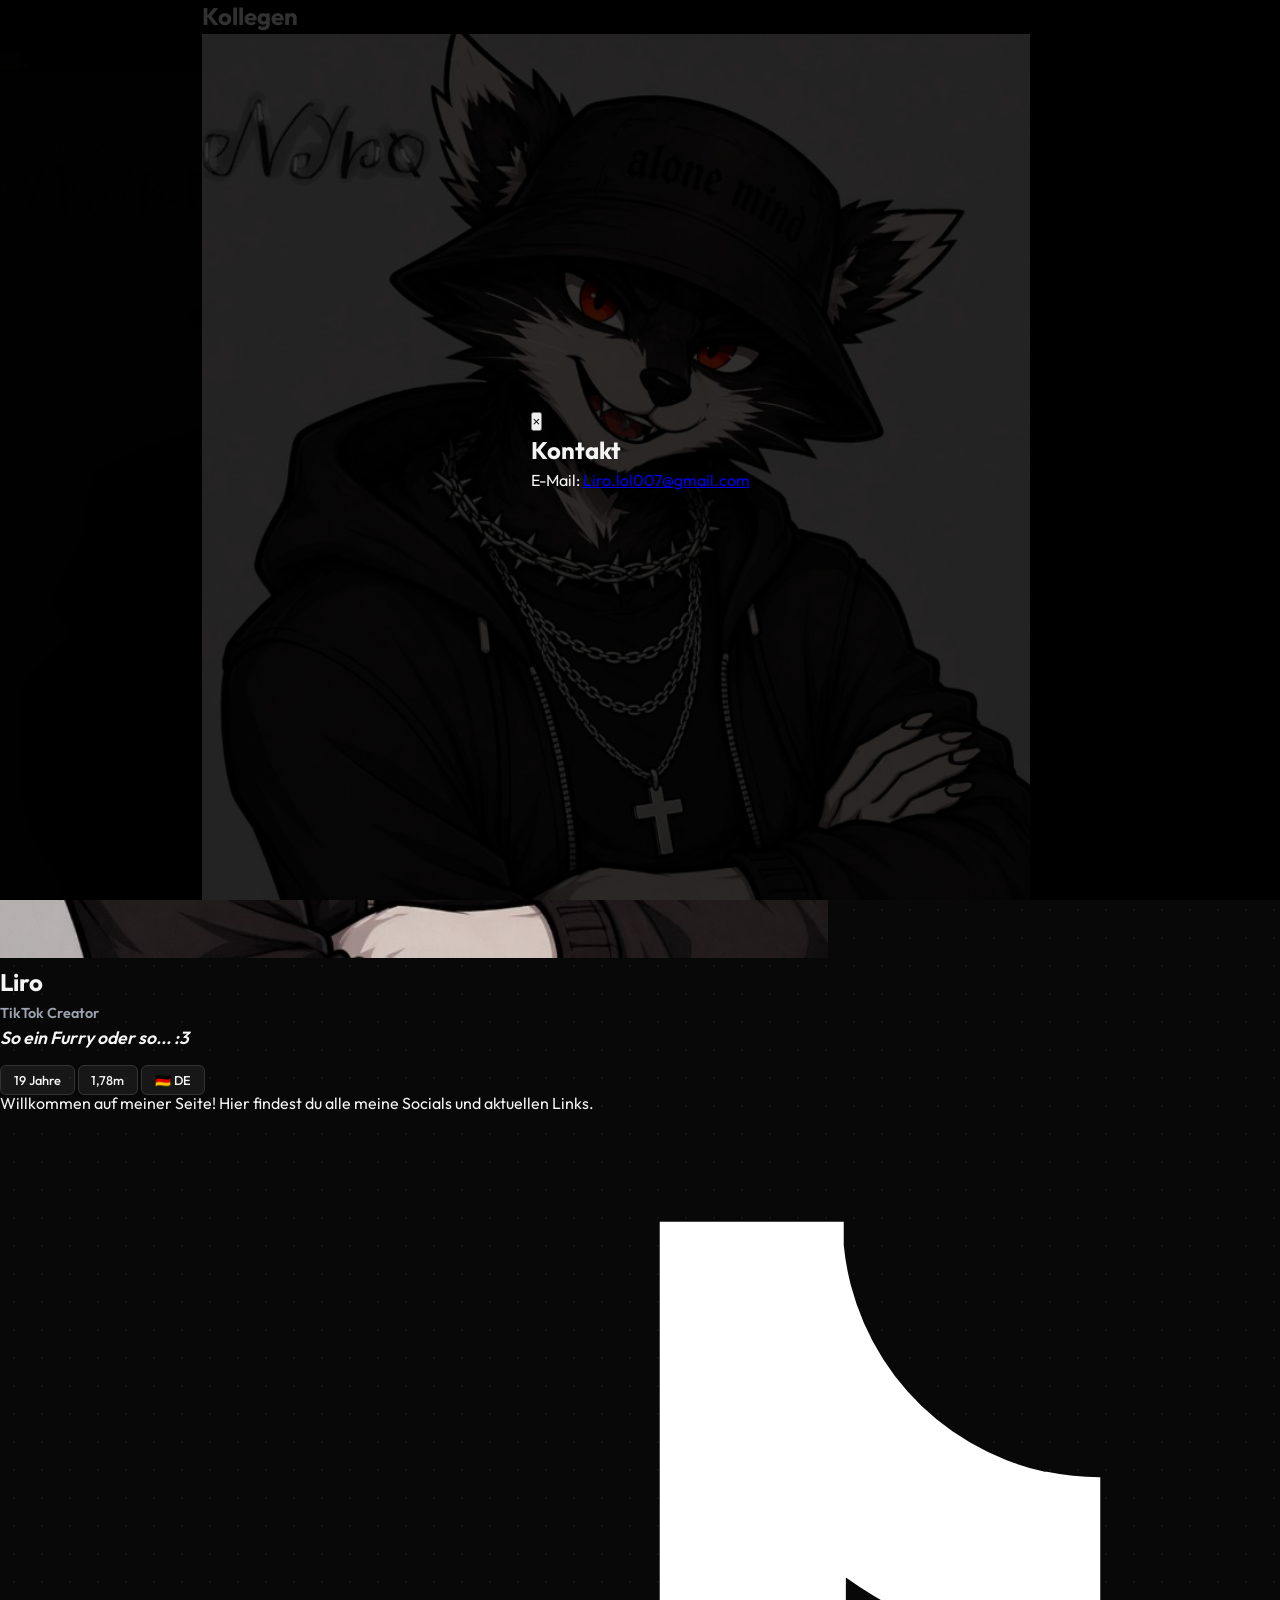
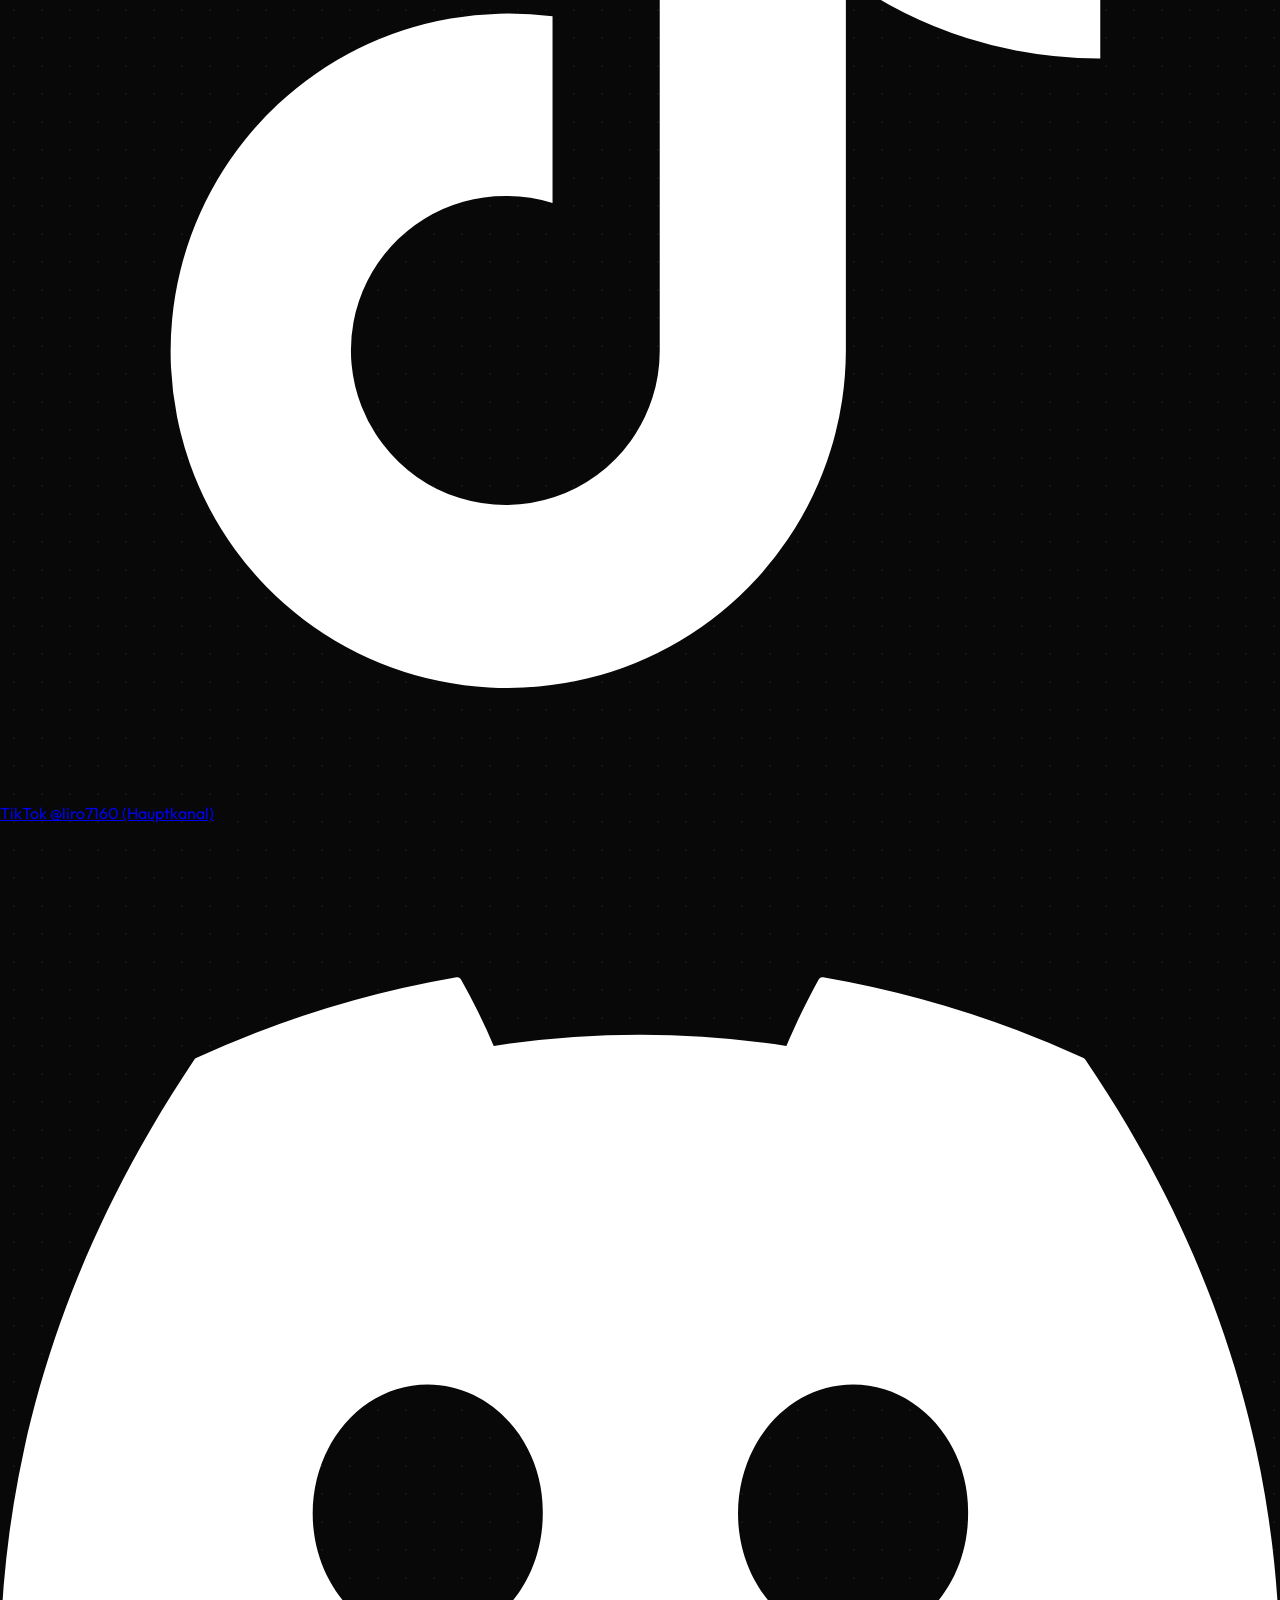
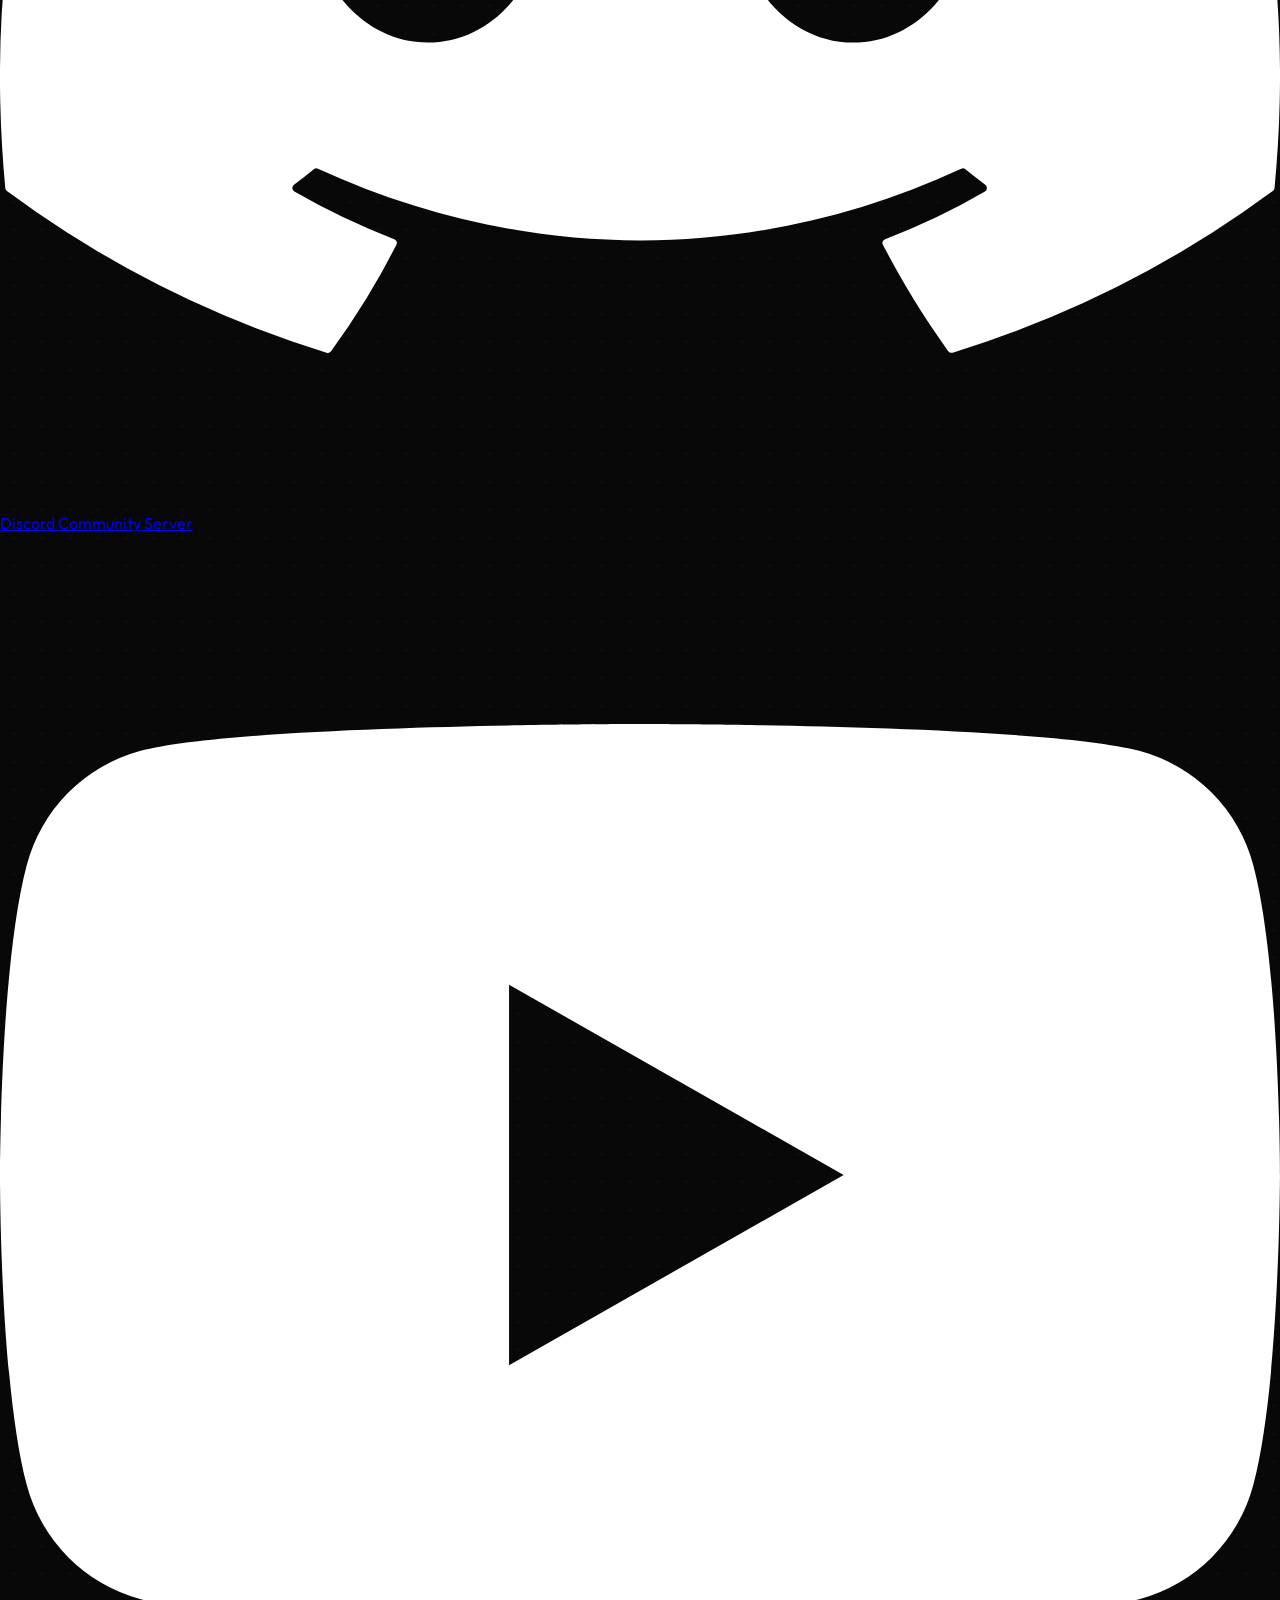
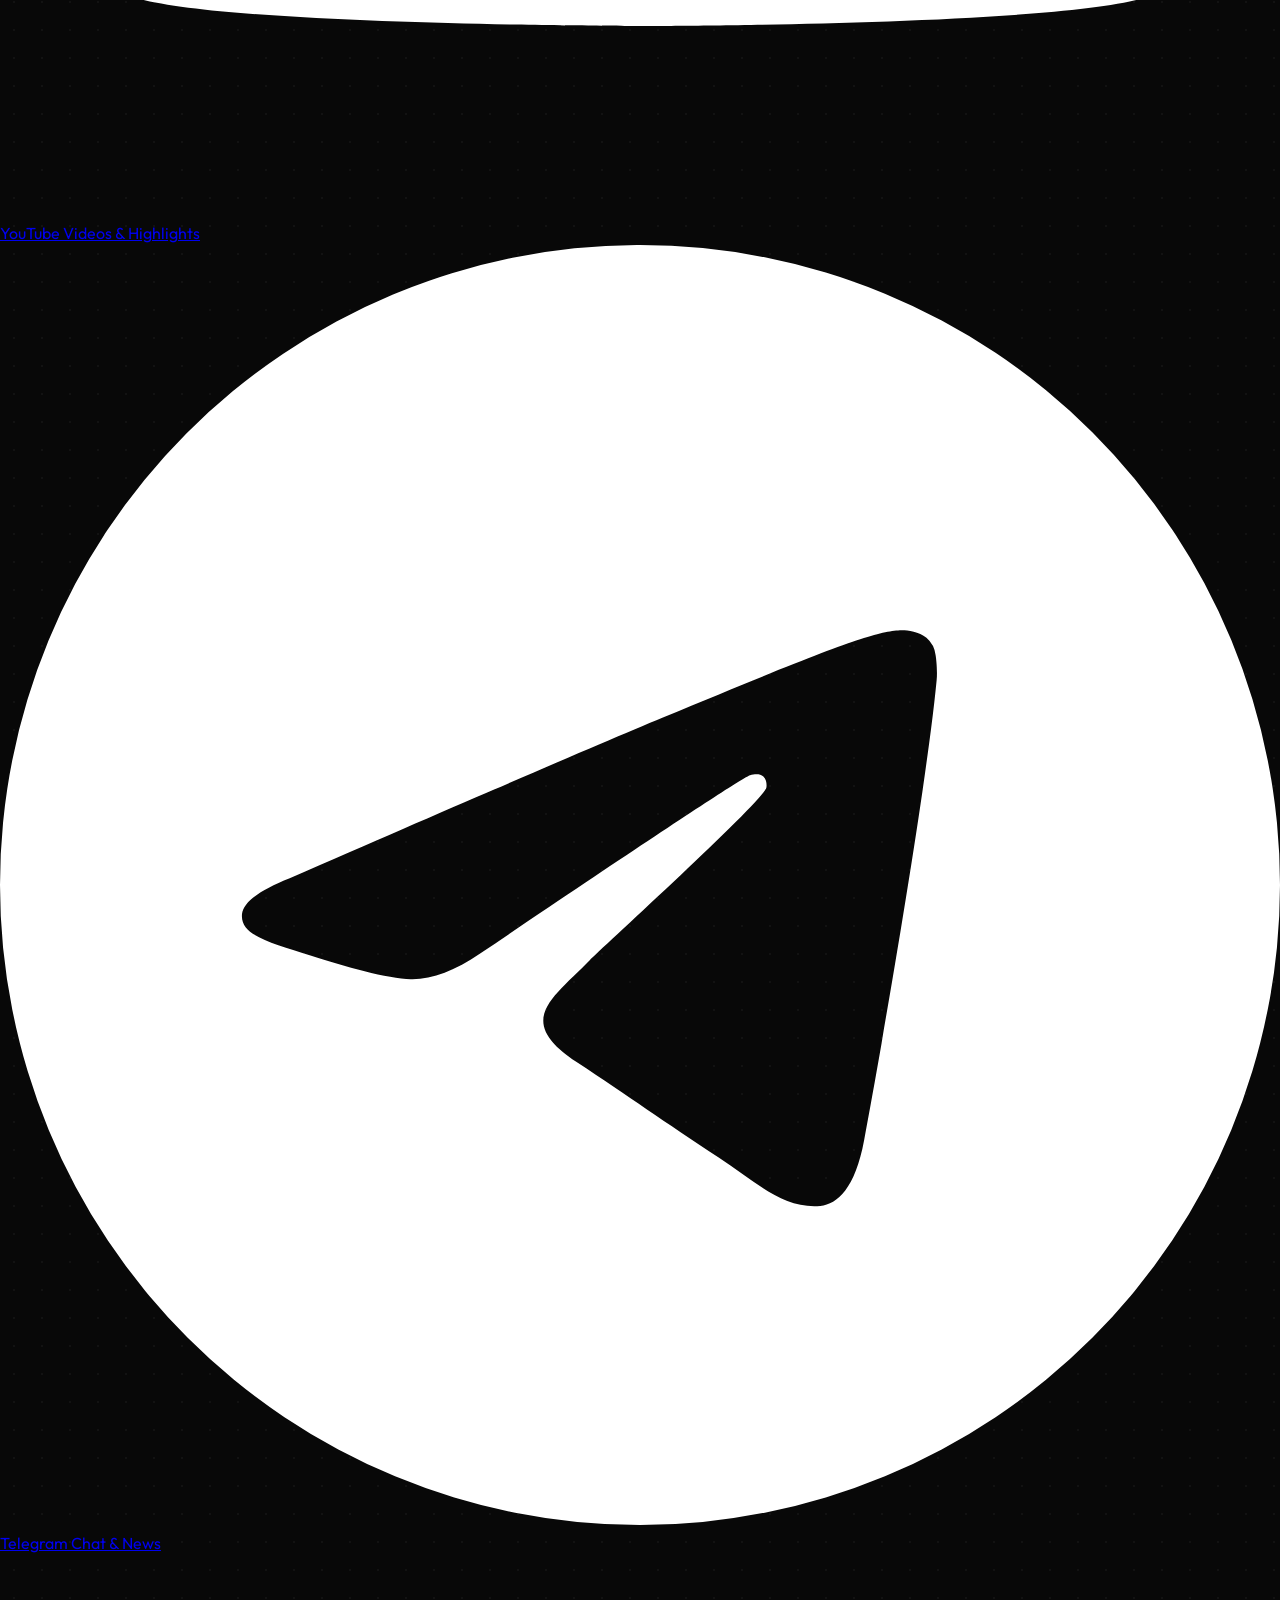
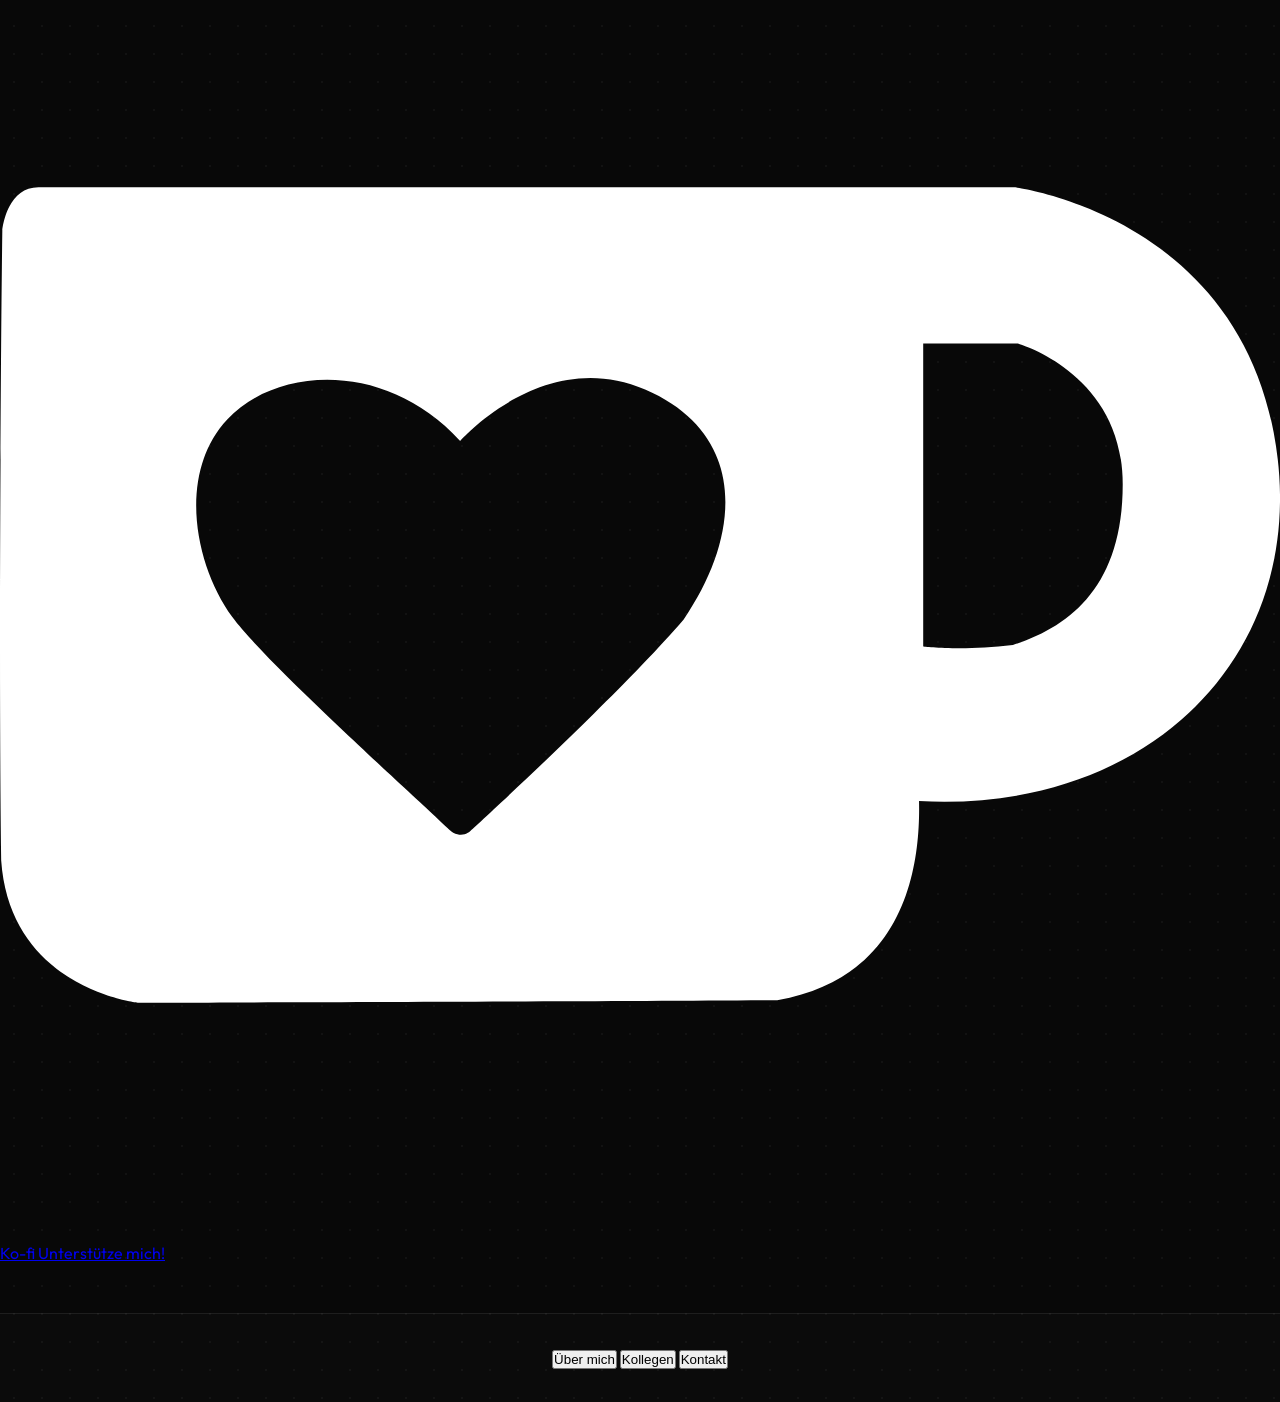
<file: index.html>
<!DOCTYPE html>
<html lang="de">
<head>
  <meta charset="UTF-8">
  <meta name="viewport" content="width=device-width, initial-scale=1.0">
  <title>Liro — Socials</title>
  <link rel="stylesheet" href="styles.css">
  <link rel="preconnect" href="https://fonts.googleapis.com">
  <link rel="preconnect" href="https://fonts.gstatic.com" crossorigin>
  <link href="https://fonts.googleapis.com/css2?family=Outfit:wght@400;500;600;700&display=swap" rel="stylesheet">
</head>
<body>
  <div id="canvas-container"></div>

  <!-- Navigation -->
  <nav class="navbar">
    <div class="nav-container">
      <a href="index.html" class="nav-logo">LIRO</a>
      <div class="nav-links" id="nav-links">
        <a href="index.html" class="active">Home</a>
        <a href="about.html">Über mich</a>
        <a href="gallery.html">Galerie</a>
        <a href="blog.html">Blog</a>
      </div>
      <div class="nav-actions">
        <button id="theme-toggle" class="btn-icon" aria-label="Theme umschalten">🌙</button>
        <button id="mobile-menu-btn" class="btn-icon hamburger" aria-label="Menü öffnen">
          <span></span><span></span><span></span>
        </button>
      </div>
    </div>
  </nav>

  <!-- Main Grid Layout -->
  <main class="main-layout container">
    <!-- Links: Profil Karte -->
    <aside class="profile-card">
      <div class="avatar-wrapper">
        <img src="profile.jpg" alt="Liro Avatar" class="profile-avatar">
      </div>
      <h1 class="profile-name"><!--LIRO:name-->Liro<!--/LIRO:name--></h1>
      <span class="badge"><!--LIRO:badge-->TikTok Creator<!--/LIRO:badge--></span>
      <p class="catchphrase"><!--LIRO:catchphrase-->So ein Furry oder so... :3<!--/LIRO:catchphrase--></p>
      
      <div class="tags-container">
        <!--LIRO:tags-->
        <span class="tag">19 Jahre</span>
        <span class="tag">1,78m</span>
        <span class="tag">🇩🇪 DE</span>
        <!--/LIRO:tags-->
      </div>

      <p class="profile-bio"><!--LIRO:bio-->Willkommen auf meiner Seite! Hier findest du alle meine Socials und aktuellen Links.<!--/LIRO:bio--></p>
    </aside>

    <!-- Rechts: Social Links -->
    <section class="links-section">
      <div class="links-grid">
        <a href="https://www.tiktok.com/@liro7160" target="_blank" rel="noopener" class="social-link-btn">
          <img src="icons/tiktok.svg" alt="TikTok" class="link-icon">
          <div class="link-text">
            <span class="link-title"><!--LIRO:link-tiktok-label-->TikTok<!--/LIRO:link-tiktok-label--></span>
            <span class="link-hint"><!--LIRO:link-tiktok-hint-->@liro7160 (Hauptkanal)<!--/LIRO:link-tiktok-hint--></span>
          </div>
        </a>

        <a href="#" target="_blank" rel="noopener" class="social-link-btn">
          <img src="icons/discord.svg" alt="Discord" class="link-icon">
          <div class="link-text">
            <span class="link-title"><!--LIRO:link-discord-label-->Discord<!--/LIRO:link-discord-label--></span>
            <span class="link-hint"><!--LIRO:link-discord-hint-->Community Server<!--/LIRO:link-discord-hint--></span>
          </div>
        </a>

        <a href="#" target="_blank" rel="noopener" class="social-link-btn">
          <img src="icons/youtube.svg" alt="YouTube" class="link-icon">
          <div class="link-text">
            <span class="link-title"><!--LIRO:link-youtube-label-->YouTube<!--/LIRO:link-youtube-label--></span>
            <span class="link-hint"><!--LIRO:link-youtube-hint-->Videos & Highlights<!--/LIRO:link-youtube-hint--></span>
          </div>
        </a>

        <a href="#" target="_blank" rel="noopener" class="social-link-btn">
          <img src="icons/telegram.svg" alt="Telegram" class="link-icon">
          <div class="link-text">
            <span class="link-title"><!--LIRO:link-telegram-label-->Telegram<!--/LIRO:link-telegram-label--></span>
            <span class="link-hint"><!--LIRO:link-telegram-hint-->Chat & News<!--/LIRO:link-telegram-hint--></span>
          </div>
        </a>

        <a href="#" target="_blank" rel="noopener" class="social-link-btn">
          <img src="icons/kofi.svg" alt="Ko-fi" class="link-icon">
          <div class="link-text">
            <span class="link-title"><!--LIRO:link-kofi-label-->Ko-fi<!--/LIRO:link-kofi-label--></span>
            <span class="link-hint"><!--LIRO:link-kofi-hint-->Unterstütze mich!<!--/LIRO:link-kofi-hint--></span>
          </div>
        </a>
      </div>
    </section>
  </main>

  <!-- Footer & Modals -->
  <footer class="footer">
    <div class="footer-content">
      <button data-modal-open="modal-about" class="footer-btn">Über mich</button>
      <button data-modal-open="modal-collabs" class="footer-btn">Kollegen</button>
      <button data-modal-open="modal-contact" class="footer-btn">Kontakt</button>
    </div>
  </footer>

  <!-- Modal: Über mich -->
  <div id="modal-about" class="modal">
    <div class="modal-content">
      <button class="modal-close" data-modal-close>&times;</button>
      <h2>Über mich</h2>
      <div class="modal-body">
        <!--LIRO:bio-modal-->
        <p>Hey! Ich bin Leon / Liro, 19 Jahre alt. Ich erstelle Content auf TikTok!</p>
        <!--/LIRO:bio-modal-->
      </div>
    </div>
  </div>

  <!-- Modal: Kollegen -->
  <div id="modal-collabs" class="modal">
    <div class="modal-content">
      <button class="modal-close" data-modal-close>&times;</button>
      <h2>Kollegen</h2>
      <ul class="collabs-list">
        <!--LIRO:collabs-->
        <li>
          <a href="https://www.tiktok.com/@fluffy_ryio" target="_blank" rel="noopener">
            <img src="https://unavatar.io/tiktok/fluffy_ryio" alt="Ryio" onerror="this.src='profile.jpg'">
            <span>Ryio ↗</span>
          </a>
        </li>
        <!--/LIRO:collabs-->
      </ul>
    </div>
  </div>

  <!-- Modal: Kontakt -->
  <div id="modal-contact" class="modal">
    <div class="modal-content">
      <button class="modal-close" data-modal-close>&times;</button>
      <h2>Kontakt</h2>
      <p>E-Mail: <a href="mailto:Liro.lol007@gmail.com">Liro.lol007@gmail.com</a></p>
    </div>
  </div>

  <script src="cursor.js"></script>
  <script src="particles.js"></script>
  <script src="pages.js"></script>
  <script src="site.js"></script>
</body>
</html>
</file>
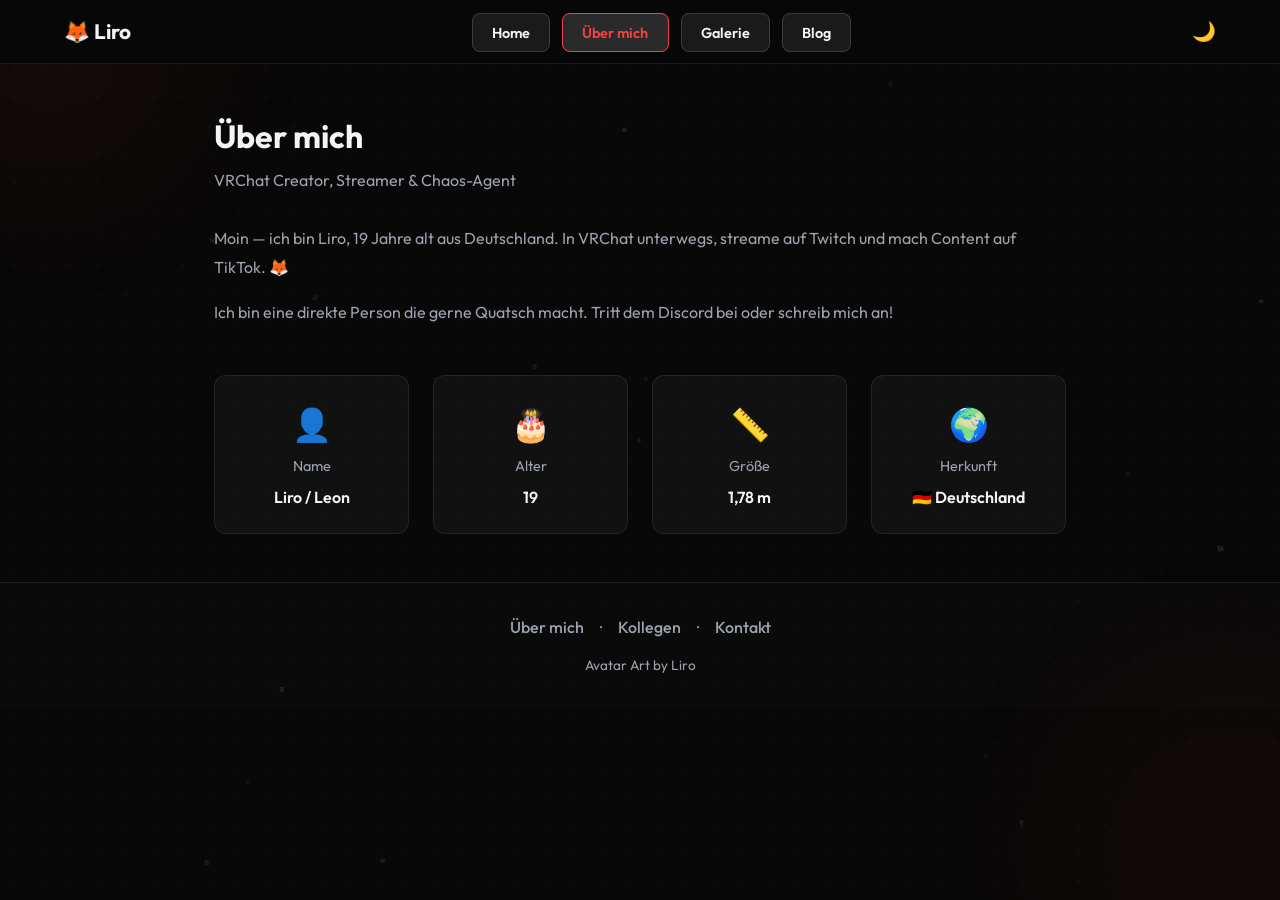
<file: about.html>
<!DOCTYPE html>
<html lang="de">
<head>
  <meta charset="UTF-8">
  <meta name="viewport" content="width=device-width, initial-scale=1.0">
  <title>Liro — Über mich</title>
  <link rel="icon" href="profile.jpg" type="image/jpeg">
  <link rel="stylesheet" href="styles.css">
  <link rel="preconnect" href="https://fonts.googleapis.com">
  <link rel="preconnect" href="https://fonts.gstatic.com" crossorigin>
  <link href="https://fonts.googleapis.com/css2?family=Outfit:wght@400;500;600;700&display=swap" rel="stylesheet">
</head>
<body>
  <div class="cursor-glow" id="cursor-glow"></div>
  <div class="bg-glow bg-glow--1"></div>
  <div class="bg-glow bg-glow--2"></div>
  <canvas class="particles" id="particles" aria-hidden="true"></canvas>
  <nav class="nav">
    <div class="nav__inner">
      <a href="/" class="nav__logo">🦊 Liro</a>
      <ul class="nav__links" id="top-nav-links">
        <li><a href="/" class="nav__link">Home</a></li>
        <li><a href="/about.html" class="nav__link active">Über mich</a></li>
        <li><a href="/gallery.html" class="nav__link">Galerie</a></li>
        <li><a href="/blog.html" class="nav__link">Blog</a></li>
      </ul>
      <button class="nav__theme" id="theme-toggle">🌙</button>
      <button class="nav__toggle" id="nav-toggle">☰</button>
    </div>
  </nav>

  <div style="max-width:900px;margin:3rem auto;padding:0 1.5rem;">
    <h2 style="font-size:2rem;margin-bottom:0.5rem;color:var(--text);"><!--LIRO:about-title-->Über mich<!--/LIRO:about-title--></h2>
    <p style="color:var(--text-muted);margin-bottom:2rem;"><!--LIRO:about-subtitle-->VRChat Creator, Streamer & Chaos-Agent<!--/LIRO:about-subtitle--></p>
    <div style="color:var(--text-muted);line-height:1.8;"><!--LIRO:about-content--><p>Moin — ich bin Liro, 19 Jahre alt aus Deutschland. In VRChat unterwegs, streame auf Twitch und mach Content auf TikTok. 🦊</p><p style="margin-top:1rem;">Ich bin eine direkte Person die gerne Quatsch macht. Tritt dem Discord bei oder schreib mich an!</p><!--/LIRO:about-content--></div>

    <div style="margin-top:3rem;display:grid;grid-template-columns:repeat(auto-fit,minmax(180px,1fr));gap:1.5rem;">
      <div style="background:rgba(255,255,255,0.04);border:1px solid var(--border);border-radius:12px;padding:1.5rem;text-align:center;">
        <span style="font-size:2rem;display:block;margin-bottom:0.5rem;">👤</span>
        <p style="color:var(--text-muted);font-size:0.9rem;margin-bottom:0.5rem;">Name</p>
        <p style="font-weight:600;color:var(--text);"><!--LIRO:fact-name-->Liro / Leon<!--/LIRO:fact-name--></p>
      </div>
      <div style="background:rgba(255,255,255,0.04);border:1px solid var(--border);border-radius:12px;padding:1.5rem;text-align:center;">
        <span style="font-size:2rem;display:block;margin-bottom:0.5rem;">🎂</span>
        <p style="color:var(--text-muted);font-size:0.9rem;margin-bottom:0.5rem;">Alter</p>
        <p style="font-weight:600;color:var(--text);"><!--LIRO:fact-age-->19<!--/LIRO:fact-age--></p>
      </div>
      <div style="background:rgba(255,255,255,0.04);border:1px solid var(--border);border-radius:12px;padding:1.5rem;text-align:center;">
        <span style="font-size:2rem;display:block;margin-bottom:0.5rem;">📏</span>
        <p style="color:var(--text-muted);font-size:0.9rem;margin-bottom:0.5rem;">Größe</p>
        <p style="font-weight:600;color:var(--text);"><!--LIRO:fact-height-->1,78 m<!--/LIRO:fact-height--></p>
      </div>
      <div style="background:rgba(255,255,255,0.04);border:1px solid var(--border);border-radius:12px;padding:1.5rem;text-align:center;">
        <span style="font-size:2rem;display:block;margin-bottom:0.5rem;">🌍</span>
        <p style="color:var(--text-muted);font-size:0.9rem;margin-bottom:0.5rem;">Herkunft</p>
        <p style="font-weight:600;color:var(--text);"><!--LIRO:fact-origin-->🇩🇪 Deutschland<!--/LIRO:fact-origin--></p>
      </div>
    </div>
  </div>

  <div class="modal" id="modal-about" hidden aria-modal="true" role="dialog">
    <div class="modal__backdrop"></div>
    <div class="modal__panel">
      <button class="modal__close" data-modal-close>×</button>
      <h2 class="modal__title">Über mich</h2>
      <div style="color:var(--text-muted);line-height:1.8;"><!--LIRO:bio-modal--><p>Moin — ich bin Liro, 19 Jahre alt aus Deutschland. In VRChat unterwegs, streame auf TikTok und mach Content auf TikTok. 🦊</p><p style="margin-top:1rem;">Ich bin eine direkte Person die gerne Quatsch macht. Tritt dem Discord bei oder schreib mich an!</p><!--/LIRO:bio-modal--></div>
    </div>
  </div>
  <div class="modal" id="modal-collabs" hidden aria-modal="true" role="dialog">
    <div class="modal__backdrop"></div>
    <div class="modal__panel">
      <button class="modal__close" data-modal-close>×</button>
      <h2 class="modal__title">Kollegen & Freunde</h2>
      <ul class="collab-list" style="display:grid;grid-template-columns:repeat(auto-fill,minmax(140px,1fr));gap:1rem;list-style:none;padding:0;">
        <!--LIRO:collabs--><li><a href="https://www.tiktok.com/@fluffy_ryio" target="_blank" rel="noopener noreferrer" style="text-decoration:none;color:inherit;display:flex;flex-direction:column;align-items:center;gap:0.75rem;padding:1rem;background:rgba(255,255,255,0.04);border:1px solid var(--border);border-radius:12px;"><img src="https://unavatar.io/tiktok/fluffy_ryio" alt="Ryio" style="width:80px;height:80px;border-radius:50%;object-fit:cover;" onerror="this.src='profile.jpg'"><span style="color:var(--accent);font-weight:600;font-size:0.9rem;">Ryio ↗</span></a></li><li><a href="https://www.tiktok.com/@dragonpro08" target="_blank" rel="noopener noreferrer" style="text-decoration:none;color:inherit;display:flex;flex-direction:column;align-items:center;gap:0.75rem;padding:1rem;background:rgba(255,255,255,0.04);border:1px solid var(--border);border-radius:12px;"><img src="https://unavatar.io/tiktok/dragonpro08" alt="DragonPro" style="width:80px;height:80px;border-radius:50%;object-fit:cover;" onerror="this.src='profile.jpg'"><span style="color:var(--accent);font-weight:600;font-size:0.9rem;">DragonPro ↗</span></a></li><li><a href="https://www.tiktok.com/@lynxi.vrc" target="_blank" rel="noopener noreferrer" style="text-decoration:none;color:inherit;display:flex;flex-direction:column;align-items:center;gap:0.75rem;padding:1rem;background:rgba(255,255,255,0.04);border:1px solid var(--border);border-radius:12px;"><img src="https://unavatar.io/tiktok/lynxi.vrc" alt="Lynxi" style="width:80px;height:80px;border-radius:50%;object-fit:cover;" onerror="this.src='profile.jpg'"><span style="color:var(--accent);font-weight:600;font-size:0.9rem;">Lynxi ↗</span></a></li><li><a href="https://www.tiktok.com/@kieran.catto" target="_blank" rel="noopener noreferrer" style="text-decoration:none;color:inherit;display:flex;flex-direction:column;align-items:center;gap:0.75rem;padding:1rem;background:rgba(255,255,255,0.04);border:1px solid var(--border);border-radius:12px;"><img src="https://unavatar.io/tiktok/kieran.catto" alt="Kieran" style="width:80px;height:80px;border-radius:50%;object-fit:cover;" onerror="this.src='profile.jpg'"><span style="color:var(--accent);font-weight:600;font-size:0.9rem;">Kieran ↗</span></a></li><li><a href="https://www.tiktok.com/@rakurimde" target="_blank" rel="noopener noreferrer" style="text-decoration:none;color:inherit;display:flex;flex-direction:column;align-items:center;gap:0.75rem;padding:1rem;background:rgba(255,255,255,0.04);border:1px solid var(--border);border-radius:12px;"><img src="https://unavatar.io/tiktok/rakurimde" alt="Rakurim" style="width:80px;height:80px;border-radius:50%;object-fit:cover;" onerror="this.src='profile.jpg'"><span style="color:var(--accent);font-weight:600;font-size:0.9rem;">Rakurim ↗</span></a></li><li><a href="https://www.tiktok.com/@xarrax.official" target="_blank" rel="noopener noreferrer" style="text-decoration:none;color:inherit;display:flex;flex-direction:column;align-items:center;gap:0.75rem;padding:1rem;background:rgba(255,255,255,0.04);border:1px solid var(--border);border-radius:12px;"><img src="https://unavatar.io/tiktok/xarrax.official" alt="Xarrax" style="width:80px;height:80px;border-radius:50%;object-fit:cover;" onerror="this.src='profile.jpg'"><span style="color:var(--accent);font-weight:600;font-size:0.9rem;">Xarrax ↗</span></a></li><!--/LIRO:collabs-->
      </ul>
    </div>
  </div>
  <div class="modal" id="modal-contact" hidden aria-modal="true" role="dialog">
    <div class="modal__backdrop"></div>
    <div class="modal__panel">
      <button class="modal__close" data-modal-close>×</button>
      <h2 class="modal__title">Kontakt</h2>
      <div style="color:var(--text-muted);line-height:1.8;">
        <p><strong>E-Mail:</strong> <a href="mailto:liro.lol007@gmail.com" style="color:var(--accent);text-decoration:none;">Liro.lol007@gmail.com</a></p>
        <p style="margin-top:1rem;"><strong>Discord:</strong> Schreib mich an!</p>
        <p style="margin-top:1rem;"><strong>Telegram:</strong> @Liro025</p>
      </div>
    </div>
  </div>

  <footer class="footer">
    <nav class="footer-nav">
      <button class="footer-nav__link" data-modal-open="about">Über mich</button>
      <span class="footer-nav__sep">·</span>
      <button class="footer-nav__link" data-modal-open="collabs">Kollegen</button>
      <span class="footer-nav__sep">·</span>
      <button class="footer-nav__link" data-modal-open="contact">Kontakt</button>
    </nav>
    <p class="footer__credit">Avatar Art by Liro</p>
  </footer>
  <script src="particles.js"></script>
  <script src="cursor.js"></script>
  <script src="site.js"></script>
  <script src="pages.js"></script>
</body>
</html>
</file>
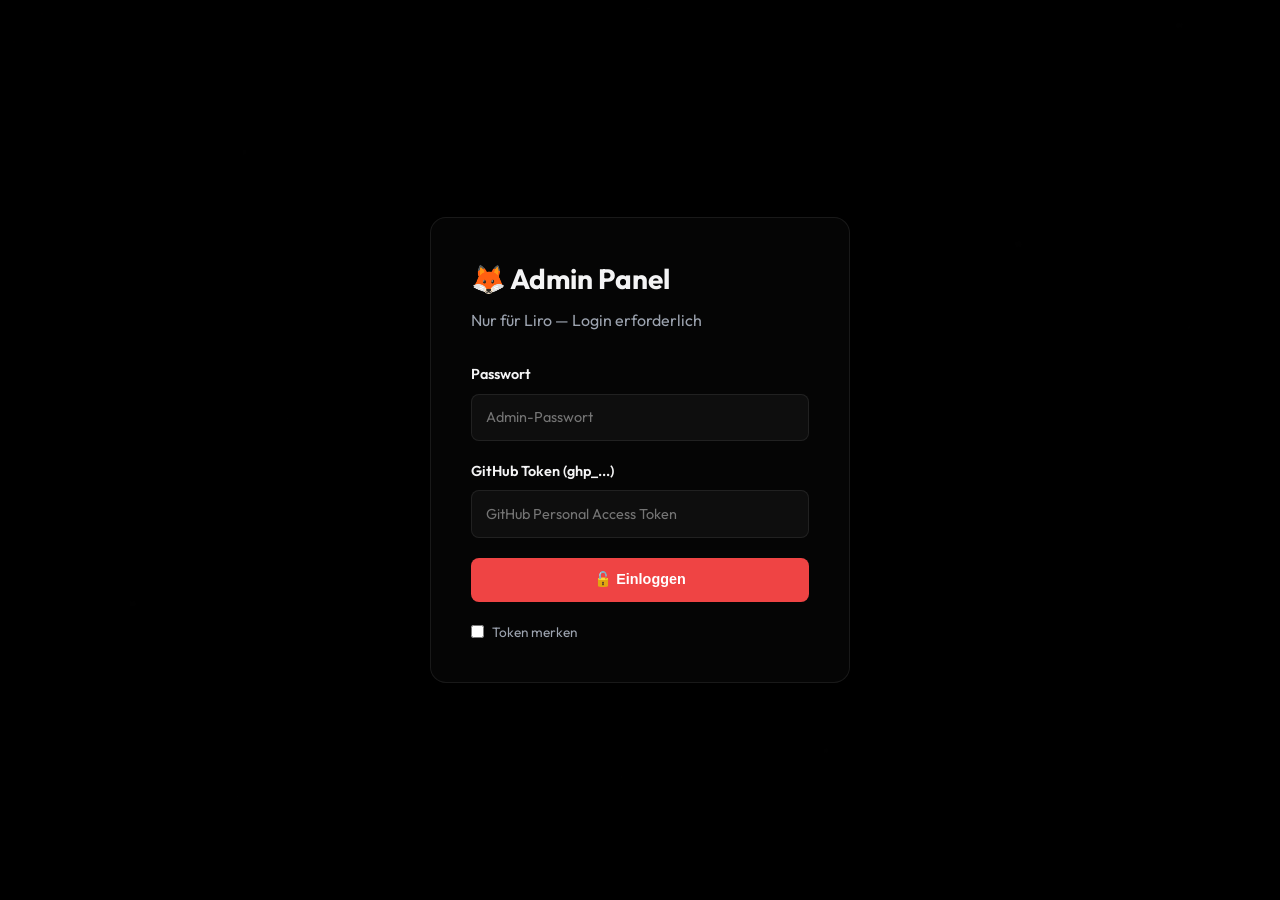
<file: admin.html>
<!DOCTYPE html>
<html lang="de">
<head>
  <meta charset="UTF-8">
  <meta name="viewport" content="width=device-width, initial-scale=1.0">
  <title>Liro — Admin Panel</title>
  <meta name="robots" content="noindex, nofollow">
  <link rel="icon" href="profile.jpg" type="image/jpeg">
  <link rel="stylesheet" href="styles.css">
  <link rel="preconnect" href="https://fonts.googleapis.com">
  <link rel="preconnect" href="https://fonts.gstatic.com" crossorigin>
  <link href="https://fonts.googleapis.com/css2?family=Outfit:wght@400;500;600;700&display=swap" rel="stylesheet">
  <style>
    .admin-login{position:fixed;inset:0;background:rgba(0,0,0,0.97);z-index:1000;display:flex;align-items:center;justify-content:center;padding:1rem;}
    .admin-login.hidden{display:none;}
    .login-box{background:rgba(255,255,255,0.02);border:1px solid var(--border);border-radius:16px;padding:2.5rem;max-width:420px;width:100%;}
    .login-box h2{font-size:1.75rem;margin-bottom:0.5rem;color:var(--text);font-weight:700;}
    .login-box p{color:var(--text-muted);margin-bottom:2rem;}
    .admin-wrap{max-width:1100px;margin:0 auto;padding:2rem 1.5rem;position:relative;z-index:1;}
    .admin-wrap.hidden{display:none;}
    .admin-header{display:flex;justify-content:space-between;align-items:center;margin-bottom:2rem;padding-bottom:1.5rem;border-bottom:1px solid var(--border);}
    .admin-header h1{font-size:2rem;font-weight:700;background:linear-gradient(135deg,var(--text),var(--accent));-webkit-background-clip:text;-webkit-text-fill-color:transparent;background-clip:text;}
    .form-group{margin-bottom:1.25rem;}
    .form-group label{display:block;margin-bottom:0.5rem;font-weight:600;font-size:0.9rem;color:var(--text);}
    .form-group input,.form-group textarea,.form-group select{width:100%;padding:0.85rem;background:rgba(255,255,255,0.04);border:1px solid var(--border);border-radius:8px;color:var(--text);font-family:inherit;font-size:0.9rem;transition:all 0.3s;}
    .form-group input:focus,.form-group textarea:focus{outline:none;border-color:var(--accent);box-shadow:0 0 10px rgba(239,68,68,0.1);}
    .form-group textarea{resize:vertical;min-height:110px;}
    .btn{padding:0.85rem 1.5rem;background:var(--accent);color:white;border:none;border-radius:8px;font-weight:600;cursor:pointer;transition:all 0.3s;font-size:0.9rem;display:inline-flex;align-items:center;gap:0.5rem;}
    .btn:hover{transform:translateY(-2px);box-shadow:0 8px 24px rgba(239,68,68,0.3);}
    .btn-secondary{background:transparent;border:1px solid var(--accent);color:var(--accent);}
    .btn-secondary:hover{background:rgba(239,68,68,0.1);}
    .btn-small{padding:0.5rem 1rem;font-size:0.8rem;}
    .tabs{display:flex;gap:0.5rem;margin-bottom:2rem;border-bottom:1px solid var(--border);flex-wrap:wrap;}
    .tab-btn{padding:0.85rem 1.1rem;background:none;border:none;border-bottom:2px solid transparent;color:var(--text-muted);cursor:pointer;font-weight:600;transition:all 0.3s;font-size:0.85rem;white-space:nowrap;}
    .tab-btn.active{color:var(--accent);border-bottom-color:var(--accent);}
    .tab-content{display:none;}
    .tab-content.active{display:block;}
    .status{padding:1rem 1.25rem;border-radius:8px;margin-bottom:1.5rem;display:none;border-left:4px solid;}
    .status.show{display:block;}
    .status.success{background:rgba(34,197,94,0.1);border-color:#22c55e;color:#22c55e;}
    .status.error{background:rgba(239,68,68,0.1);border-color:#ef4444;color:#ef4444;}
    .status.loading{background:rgba(59,130,246,0.1);border-color:#3b82f6;color:#3b82f6;}
    .form-section{background:rgba(255,255,255,0.02);border:1px solid var(--border);border-radius:12px;padding:1.75rem;margin-bottom:1.75rem;}
    .form-section h3{margin-bottom:1.25rem;color:var(--accent);font-size:1.1rem;font-weight:700;}
    .form-grid{display:grid;grid-template-columns:1fr 1fr;gap:1.25rem;}
    .form-full{grid-column:1/-1;}
    .blog-block{background:rgba(255,255,255,0.04);border:1px solid var(--border);border-radius:8px;padding:1.25rem;margin-bottom:1rem;}
    .blog-block__header{display:flex;justify-content:space-between;align-items:center;margin-bottom:1rem;}
    .blog-block__type{font-weight:600;color:var(--accent);font-size:0.9rem;}
    .blog-block__remove{background:transparent;border:none;color:#ff6b6b;cursor:pointer;font-size:1.3rem;padding:0;}
    .blog-card{background:rgba(255,255,255,0.04);border:1px solid var(--border);border-radius:8px;padding:1.25rem;margin-bottom:1rem;}
    .blog-card h4{margin-bottom:0.5rem;color:var(--text);}
    .btn-group{display:flex;gap:0.5rem;flex-wrap:wrap;margin-top:1rem;}
    @media(max-width:768px){.admin-header{flex-direction:column;gap:1rem;}.form-grid{grid-template-columns:1fr;}.tabs{gap:0.25rem;}.tab-btn{padding:0.6rem 0.8rem;font-size:0.75rem;}}
  </style>
</head>
<body>
  <div class="cursor-glow" id="cursor-glow"></div>
  <div class="bg-glow bg-glow--1"></div>
  <div class="bg-glow bg-glow--2"></div>
  <canvas class="particles" id="particles" aria-hidden="true"></canvas>

  <!-- LOGIN -->
  <div class="admin-login hidden" id="loginScreen">
    <div class="login-box">
      <h2>🦊 Admin Panel</h2>
      <p>Nur für Liro — Login erforderlich</p>
      <form id="loginForm">
        <div class="form-group">
          <label>Passwort</label>
          <input type="password" id="password" required placeholder="Admin-Passwort">
        </div>
        <div class="form-group">
          <label>GitHub Token (ghp_...)</label>
          <input type="password" id="token" required placeholder="GitHub Personal Access Token">
        </div>
        <div class="form-group">
          <button type="submit" class="btn" style="width:100%;justify-content:center;">🔓 Einloggen</button>
        </div>
        <label style="font-size:0.85rem;display:flex;align-items:center;gap:0.5rem;color:var(--text-muted);cursor:pointer;">
          <input type="checkbox" id="rememberMe"> Token merken
        </label>
      </form>
    </div>
  </div>

  <!-- ADMIN PANEL -->
  <div class="admin-wrap hidden" id="adminPanel">
    <div class="admin-header">
      <h1>🦊 Admin Panel</h1>
      <div style="display:flex;gap:1rem;">
        <a href="/" class="btn btn-secondary">← Website</a>
        <button class="btn btn-secondary" id="logoutBtn">Abmelden</button>
      </div>
    </div>

    <div class="tabs">
      <button class="tab-btn active" data-tab="main">🏠 Profil</button>
      <button class="tab-btn" data-tab="links">🔗 Links</button>
      <button class="tab-btn" data-tab="collabs">👥 Kollegen</button>
      <button class="tab-btn" data-tab="about">ℹ️ About</button>
      <button class="tab-btn" data-tab="gallery">🖼️ Galerie</button>
      <button class="tab-btn" data-tab="blog">📝 Blog</button>
    </div>

    <!-- PROFIL TAB -->
    <div class="tab-content active" id="main-tab">
      <div id="main-status" class="status"></div>
      <div class="form-section">
        <h3>👤 Profil</h3>
        <div class="form-grid">
          <div class="form-group"><label>Name</label><input type="text" id="ed-name" placeholder="Liro"></div>
          <div class="form-group"><label>Badge</label><input type="text" id="ed-badge" placeholder="VRChat Creator"></div>
          <div class="form-group"><label>Catchphrase</label><input type="text" id="ed-catchphrase" placeholder="So ein Furry oder so... :3"></div>
          <div class="form-group"><label>Bio</label><input type="text" id="ed-bio" placeholder="VRChat · Streams · Content"></div>
          <div class="form-group form-full"><label>Tags (kommagetrennt)</label><input type="text" id="ed-tags" placeholder="🦊 Fox, VR, DE, Meow :3"></div>
        </div>
      </div>
      <div class="form-section">
        <h3>📝 Über mich Text (Modal)</h3>
        <div class="form-group form-full">
          <label>Bio Text (HTML erlaubt)</label>
          <textarea id="ed-bio1" style="min-height:180px;" placeholder="&lt;p&gt;Moin — ich bin Liro...&lt;/p&gt;"></textarea>
        </div>
      </div>
      <button class="btn" id="save-main-btn">💾 Profil speichern</button>
    </div>

    <!-- LINKS TAB -->
    <div class="tab-content" id="links-tab">
      <div id="links-status" class="status"></div>
      <div class="form-section">
        <h3>🔗 Link Labels & Hints</h3>
        <div id="links-form">
          <div style="background:rgba(255,255,255,0.04);border:1px solid var(--border);border-radius:8px;padding:1rem;margin-bottom:1rem;">
            <p style="color:var(--accent);font-weight:700;margin-bottom:0.75rem;">TIKTOK</p>
            <div class="form-grid">
              <div class="form-group"><label>Label</label><input type="text" id="ed-link-tiktok-label"></div>
              <div class="form-group"><label>Hint</label><input type="text" id="ed-link-tiktok-hint"></div>
            </div>
          </div>
          <div style="background:rgba(255,255,255,0.04);border:1px solid var(--border);border-radius:8px;padding:1rem;margin-bottom:1rem;">
            <p style="color:var(--accent);font-weight:700;margin-bottom:0.75rem;">DISCORD</p>
            <div class="form-grid">
              <div class="form-group"><label>Label</label><input type="text" id="ed-link-discord-label"></div>
              <div class="form-group"><label>Hint</label><input type="text" id="ed-link-discord-hint"></div>
            </div>
          </div>
          <div style="background:rgba(255,255,255,0.04);border:1px solid var(--border);border-radius:8px;padding:1rem;margin-bottom:1rem;">
            <p style="color:var(--accent);font-weight:700;margin-bottom:0.75rem;">TWITCH</p>
            <div class="form-grid">
              <div class="form-group"><label>Label</label><input type="text" id="ed-link-twitch-label"></div>
              <div class="form-group"><label>Hint</label><input type="text" id="ed-link-twitch-hint"></div>
            </div>
          </div>
          <div style="background:rgba(255,255,255,0.04);border:1px solid var(--border);border-radius:8px;padding:1rem;margin-bottom:1rem;">
            <p style="color:var(--accent);font-weight:700;margin-bottom:0.75rem;">YOUTUBE</p>
            <div class="form-grid">
              <div class="form-group"><label>Label</label><input type="text" id="ed-link-youtube-label"></div>
              <div class="form-group"><label>Hint</label><input type="text" id="ed-link-youtube-hint"></div>
            </div>
          </div>
          <div style="background:rgba(255,255,255,0.04);border:1px solid var(--border);border-radius:8px;padding:1rem;margin-bottom:1rem;">
            <p style="color:var(--accent);font-weight:700;margin-bottom:0.75rem;">TELEGRAM</p>
            <div class="form-grid">
              <div class="form-group"><label>Label</label><input type="text" id="ed-link-telegram-label"></div>
              <div class="form-group"><label>Hint</label><input type="text" id="ed-link-telegram-hint"></div>
            </div>
          </div>
          <div style="background:rgba(255,255,255,0.04);border:1px solid var(--border);border-radius:8px;padding:1rem;margin-bottom:1rem;">
            <p style="color:var(--accent);font-weight:700;margin-bottom:0.75rem;">VRCHAT</p>
            <div class="form-grid">
              <div class="form-group"><label>Label</label><input type="text" id="ed-link-vrchat-label"></div>
              <div class="form-group"><label>Hint</label><input type="text" id="ed-link-vrchat-hint"></div>
            </div>
          </div>
          <div style="background:rgba(255,255,255,0.04);border:1px solid var(--border);border-radius:8px;padding:1rem;margin-bottom:1rem;">
            <p style="color:var(--accent);font-weight:700;margin-bottom:0.75rem;">KO-FI</p>
            <div class="form-grid">
              <div class="form-group"><label>Label</label><input type="text" id="ed-link-kofi-label"></div>
              <div class="form-group"><label>Hint</label><input type="text" id="ed-link-kofi-hint"></div>
            </div>
          </div>
        </div>
      </div>
      <button class="btn" id="save-links-btn">💾 Links speichern</button>
    </div>

    <!-- KOLLEGEN TAB -->
    <div class="tab-content" id="collabs-tab">
      <div id="collabs-status" class="status"></div>
      <div class="form-section">
        <h3>👥 Kollegen & Freunde</h3>
        <div id="collabs-container"></div>
        <button class="btn btn-secondary" id="add-collab-btn" style="margin-top:1rem;">➕ Kolleg*in hinzufügen</button>
      </div>
      <button class="btn" id="save-collabs-btn">💾 Kollegen speichern</button>
    </div>

    <!-- ABOUT TAB -->
    <div class="tab-content" id="about-tab">
      <div id="about-status" class="status"></div>
      <div class="form-section">
        <h3>ℹ️ About-Seite</h3>
        <div class="form-group"><label>Titel</label><input type="text" id="ed-about-title"></div>
        <div class="form-group"><label>Untertitel</label><input type="text" id="ed-about-subtitle"></div>
        <div class="form-group form-full"><label>Content (HTML erlaubt)</label><textarea id="ed-about-content" style="min-height:200px;"></textarea></div>
      </div>
      <div class="form-section">
        <h3>📋 Steckbrief</h3>
        <div class="form-grid">
          <div class="form-group"><label>Name</label><input type="text" id="ed-fact-name"></div>
          <div class="form-group"><label>Alter</label><input type="text" id="ed-fact-age"></div>
          <div class="form-group"><label>Größe</label><input type="text" id="ed-fact-height"></div>
          <div class="form-group"><label>Herkunft</label><input type="text" id="ed-fact-origin"></div>
        </div>
      </div>
      <button class="btn" id="save-about-btn">💾 About speichern</button>
    </div>

    <!-- GALLERY TAB -->
    <div class="tab-content" id="gallery-tab">
      <div id="gallery-status" class="status"></div>
      <div class="form-section">
        <h3>🖼️ Galerie-Bilder</h3>
        <p style="color:var(--text-muted);font-size:0.9rem;margin-bottom:1.5rem;">Tipp: Bilder die du in dein GitHub Repo hochgeladen hast einfach als Dateiname eingeben (z.B. <code style="background:rgba(255,255,255,0.1);padding:0.2rem 0.4rem;border-radius:4px;">gallery1.png</code>)</p>
        <div id="gallery-container"></div>
        <button class="btn btn-secondary" id="add-gallery-btn" style="margin-top:1rem;">➕ Bild hinzufügen</button>
      </div>
      <button class="btn" id="save-gallery-btn">💾 Galerie speichern</button>
    </div>

    <!-- BLOG TAB -->
    <div class="tab-content" id="blog-tab">
      <div id="blog-status" class="status"></div>
      <div class="form-section">
        <h3>✍️ Neuer Blog-Post</h3>
        <div class="form-grid">
          <div class="form-group form-full"><label>Titel</label><input type="text" id="new-post-title" placeholder="Post-Titel..."></div>
          <div class="form-group"><label>Datum</label><input type="date" id="new-post-date"></div>
          <div class="form-group"><label>Vorschau-Bild (optional)</label><input type="text" id="new-post-image" placeholder="z.B. gallery1.png oder https://..."></div>
          <div class="form-group form-full"><label>Kurzbeschreibung</label><textarea id="new-post-excerpt" style="min-height:80px;" placeholder="Kurze Zusammenfassung..."></textarea></div>
        </div>
        <hr style="border:none;border-top:1px solid var(--border);margin:1.5rem 0;">
        <h4 style="margin-bottom:1rem;color:var(--text);">📄 Inhalts-Blöcke</h4>
        <div id="blog-blocks-container"></div>
        <div class="btn-group">
          <button type="button" class="btn btn-secondary" id="add-text-btn">📝 Text</button>
          <button type="button" class="btn btn-secondary" id="add-heading-btn">📌 Überschrift</button>
          <button type="button" class="btn btn-secondary" id="add-image-btn">🖼️ Bild</button>
          <button type="button" class="btn btn-secondary" id="add-divider-btn">➖ Trennlinie</button>
        </div>
        <div style="margin-top:1.5rem;">
          <button class="btn" id="create-post-btn">✍️ Post veröffentlichen</button>
        </div>
      </div>
      <div class="form-section">
        <h3>📋 Bestehende Posts</h3>
        <div id="blog-list"></div>
        <button class="btn btn-secondary" id="save-blog-btn" style="margin-top:1rem;">💾 Änderungen speichern</button>
      </div>
    </div>
  </div>

  <script src="particles.js"></script>
  <script src="cursor.js"></script>
  <script src="admin.js"></script>
</body>
</html>
</file>
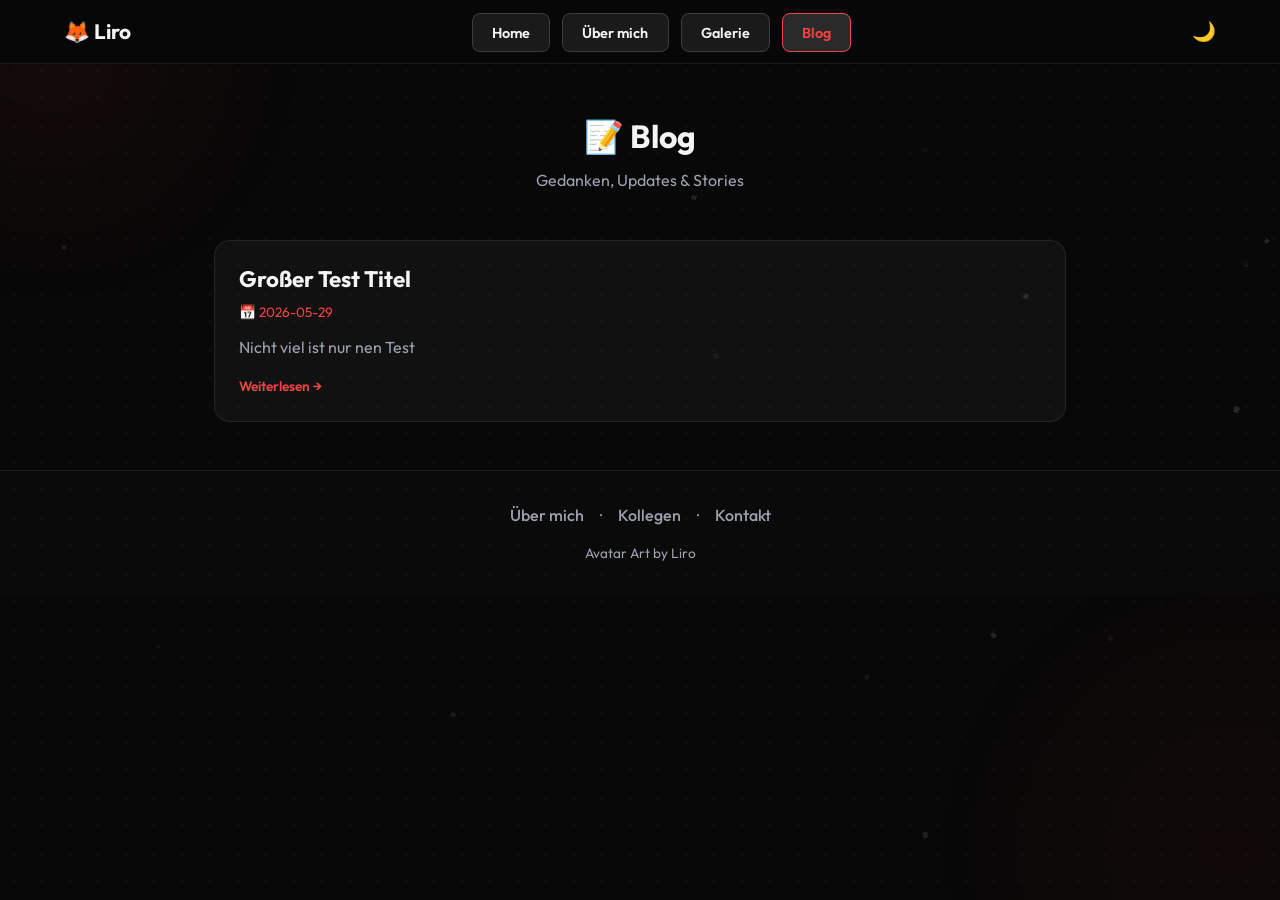
<file: blog.html>
<!DOCTYPE html>
<html lang="de">
<head>
  <meta charset="UTF-8">
  <meta name="viewport" content="width=device-width, initial-scale=1.0">
  <title>Liro — Blog</title>
  <link rel="icon" href="profile.jpg" type="image/jpeg">
  <link rel="stylesheet" href="styles.css">
  <link rel="preconnect" href="https://fonts.googleapis.com">
  <link rel="preconnect" href="https://fonts.gstatic.com" crossorigin>
  <link href="https://fonts.googleapis.com/css2?family=Outfit:wght@400;500;600;700&display=swap" rel="stylesheet">
</head>
<body>
  <div class="cursor-glow" id="cursor-glow"></div>
  <div class="bg-glow bg-glow--1"></div>
  <div class="bg-glow bg-glow--2"></div>
  <canvas class="particles" id="particles" aria-hidden="true"></canvas>
  <nav class="nav">
    <div class="nav__inner">
      <a href="/" class="nav__logo">🦊 Liro</a>
      <ul class="nav__links" id="top-nav-links">
        <li><a href="/" class="nav__link">Home</a></li>
        <li><a href="/about.html" class="nav__link">Über mich</a></li>
        <li><a href="/gallery.html" class="nav__link">Galerie</a></li>
        <li><a href="/blog.html" class="nav__link active">Blog</a></li>
      </ul>
      <button class="nav__theme" id="theme-toggle">🌙</button>
      <button class="nav__toggle" id="nav-toggle">☰</button>
    </div>
  </nav>

  <div style="max-width:900px;margin:3rem auto;padding:0 1.5rem;">
    <h1 style="text-align:center;margin-bottom:0.5rem;color:var(--text);">📝 Blog</h1>
    <p style="text-align:center;color:var(--text-muted);margin-bottom:3rem;">Gedanken, Updates & Stories</p>
    <!--LIRO:blog-posts--><article data-postid="1780070393149" data-blocks="[{&quot;type&quot;:&quot;text&quot;,&quot;content&quot;:&quot;Ich teste diesen Text hier weil ich ein Paar änderungen vorgenommen habe ich wissen möchte wie es aussieht damit ich hier bald sahcne un dso machen kann und ich habe mies LRS und kann nicht schreiben LOL :3&quot;,&quot;align&quot;:&quot;center&quot;},{&quot;type&quot;:&quot;heading&quot;,&quot;content&quot;:&quot;Mein TEST &quot;,&quot;size&quot;:&quot;h2&quot;},{&quot;type&quot;:&quot;text&quot;,&quot;content&quot;:&quot;Ja ist ein Weiter test XD&quot;,&quot;align&quot;:&quot;left&quot;},{&quot;type&quot;:&quot;image&quot;,&quot;url&quot;:&quot;VRChat_2026-05-29_11-08-04.145_2160x3840.png&quot;,&quot;caption&quot;:&quot;Random bild zum test &quot;,&quot;position&quot;:&quot;left&quot;,&quot;width&quot;:&quot;50&quot;}]"
      style="background:rgba(255,255,255,0.04);border:1px solid rgba(255,255,255,0.08);border-radius:16px;
             overflow:hidden;margin-bottom:2rem;cursor:pointer;transition:transform 0.25s,box-shadow 0.25s;"
      onmouseover="this.style.transform='translateY(-3px)';this.style.boxShadow='0 12px 40px rgba(0,0,0,0.3)'"
      onmouseout="this.style.transform='';this.style.boxShadow=''"
      onclick="openBlogPost(this)">
      
      <div style="padding:1.5rem;">
        <h2 style="margin:0 0 0.5rem;color:var(--text);font-size:1.4rem;line-height:1.3;">Großer Test Titel</h2>
        <p style="color:var(--accent);font-size:0.85rem;margin:0 0 0.75rem;">📅 2026-05-29</p>
        <p style="color:var(--text-muted);line-height:1.6;margin:0;">Nicht viel ist nur nen Test </p>
        <p style="color:var(--accent);font-size:0.85rem;margin-top:1rem;font-weight:600;">Weiterlesen →</p>
      </div>
    </article><!--/LIRO:blog-posts-->
  </div>

  <div class="modal" id="modal-about" hidden aria-modal="true" role="dialog"><div class="modal__backdrop"></div><div class="modal__panel"><button class="modal__close" data-modal-close>×</button><h2 class="modal__title">Über mich</h2><div style="color:var(--text-muted);line-height:1.8;"><!--LIRO:bio-modal--><p>Moin — ich bin Liro, 19 Jahre alt aus Deutschland. In VRChat unterwegs, streame auf TikTok und mach Content auf TikTok. 🦊</p><p style="margin-top:1rem;">Ich bin eine direkte Person die gerne Quatsch macht. Tritt dem Discord bei oder schreib mich an!</p><!--/LIRO:bio-modal--></div></div></div>
  <div class="modal" id="modal-collabs" hidden aria-modal="true" role="dialog"><div class="modal__backdrop"></div><div class="modal__panel"><button class="modal__close" data-modal-close>×</button><h2 class="modal__title">Kollegen & Freunde</h2><ul style="display:grid;grid-template-columns:repeat(auto-fill,minmax(140px,1fr));gap:1rem;list-style:none;padding:0;"><!--LIRO:collabs--><li><a href="https://www.tiktok.com/@fluffy_ryio" target="_blank" rel="noopener noreferrer" style="text-decoration:none;color:inherit;display:flex;flex-direction:column;align-items:center;gap:0.75rem;padding:1rem;background:rgba(255,255,255,0.04);border:1px solid var(--border);border-radius:12px;"><img src="https://unavatar.io/tiktok/fluffy_ryio" alt="Ryio" style="width:80px;height:80px;border-radius:50%;object-fit:cover;" onerror="this.src='profile.jpg'"><span style="color:var(--accent);font-weight:600;font-size:0.9rem;">Ryio ↗</span></a></li><li><a href="https://www.tiktok.com/@dragonpro08" target="_blank" rel="noopener noreferrer" style="text-decoration:none;color:inherit;display:flex;flex-direction:column;align-items:center;gap:0.75rem;padding:1rem;background:rgba(255,255,255,0.04);border:1px solid var(--border);border-radius:12px;"><img src="https://unavatar.io/tiktok/dragonpro08" alt="DragonPro" style="width:80px;height:80px;border-radius:50%;object-fit:cover;" onerror="this.src='profile.jpg'"><span style="color:var(--accent);font-weight:600;font-size:0.9rem;">DragonPro ↗</span></a></li><li><a href="https://www.tiktok.com/@lynxi.vrc" target="_blank" rel="noopener noreferrer" style="text-decoration:none;color:inherit;display:flex;flex-direction:column;align-items:center;gap:0.75rem;padding:1rem;background:rgba(255,255,255,0.04);border:1px solid var(--border);border-radius:12px;"><img src="https://unavatar.io/tiktok/lynxi.vrc" alt="Lynxi" style="width:80px;height:80px;border-radius:50%;object-fit:cover;" onerror="this.src='profile.jpg'"><span style="color:var(--accent);font-weight:600;font-size:0.9rem;">Lynxi ↗</span></a></li><li><a href="https://www.tiktok.com/@kieran.catto" target="_blank" rel="noopener noreferrer" style="text-decoration:none;color:inherit;display:flex;flex-direction:column;align-items:center;gap:0.75rem;padding:1rem;background:rgba(255,255,255,0.04);border:1px solid var(--border);border-radius:12px;"><img src="https://unavatar.io/tiktok/kieran.catto" alt="Kieran" style="width:80px;height:80px;border-radius:50%;object-fit:cover;" onerror="this.src='profile.jpg'"><span style="color:var(--accent);font-weight:600;font-size:0.9rem;">Kieran ↗</span></a></li><li><a href="https://www.tiktok.com/@rakurimde" target="_blank" rel="noopener noreferrer" style="text-decoration:none;color:inherit;display:flex;flex-direction:column;align-items:center;gap:0.75rem;padding:1rem;background:rgba(255,255,255,0.04);border:1px solid var(--border);border-radius:12px;"><img src="https://unavatar.io/tiktok/rakurimde" alt="Rakurim" style="width:80px;height:80px;border-radius:50%;object-fit:cover;" onerror="this.src='profile.jpg'"><span style="color:var(--accent);font-weight:600;font-size:0.9rem;">Rakurim ↗</span></a></li><li><a href="https://www.tiktok.com/@xarrax.official" target="_blank" rel="noopener noreferrer" style="text-decoration:none;color:inherit;display:flex;flex-direction:column;align-items:center;gap:0.75rem;padding:1rem;background:rgba(255,255,255,0.04);border:1px solid var(--border);border-radius:12px;"><img src="https://unavatar.io/tiktok/xarrax.official" alt="Xarrax" style="width:80px;height:80px;border-radius:50%;object-fit:cover;" onerror="this.src='profile.jpg'"><span style="color:var(--accent);font-weight:600;font-size:0.9rem;">Xarrax ↗</span></a></li><!--/LIRO:collabs--></ul></div></div>
  <div class="modal" id="modal-contact" hidden aria-modal="true" role="dialog"><div class="modal__backdrop"></div><div class="modal__panel"><button class="modal__close" data-modal-close>×</button><h2 class="modal__title">Kontakt</h2><div style="color:var(--text-muted);line-height:1.8;"><p><strong>E-Mail:</strong> <a href="mailto:liro.lol007@gmail.com" style="color:var(--accent);text-decoration:none;">Liro.lol007@gmail.com</a></p><p style="margin-top:1rem;"><strong>Discord:</strong> Schreib mich an!</p><p style="margin-top:1rem;"><strong>Telegram:</strong> @Liro025</p></div></div></div>

  <footer class="footer">
    <nav class="footer-nav">
      <button class="footer-nav__link" data-modal-open="about">Über mich</button>
      <span class="footer-nav__sep">·</span>
      <button class="footer-nav__link" data-modal-open="collabs">Kollegen</button>
      <span class="footer-nav__sep">·</span>
      <button class="footer-nav__link" data-modal-open="contact">Kontakt</button>
    </nav>
    <p class="footer__credit">Avatar Art by Liro</p>
  </footer>
  <script src="particles.js"></script>
  <script src="cursor.js"></script>
  <script src="site.js"></script>
  <script src="pages.js"></script>
</body>
</html>
</file>
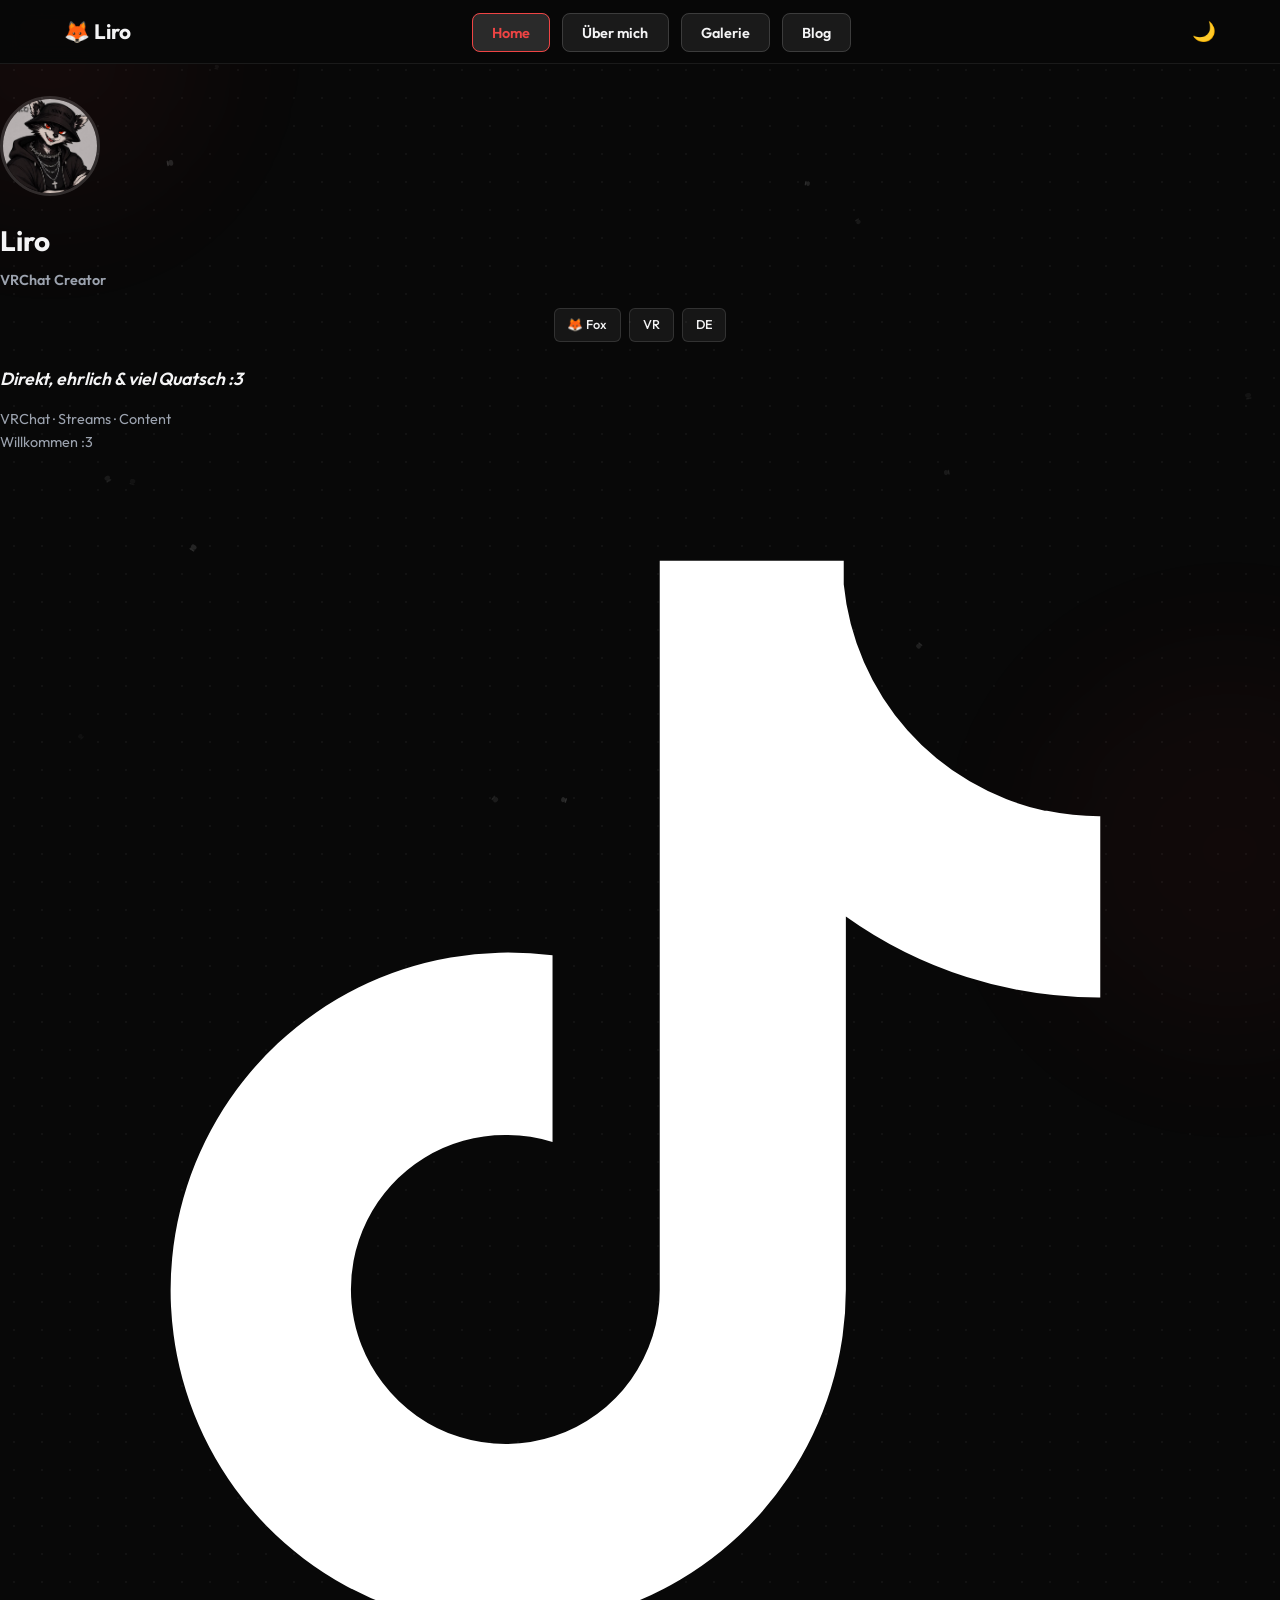
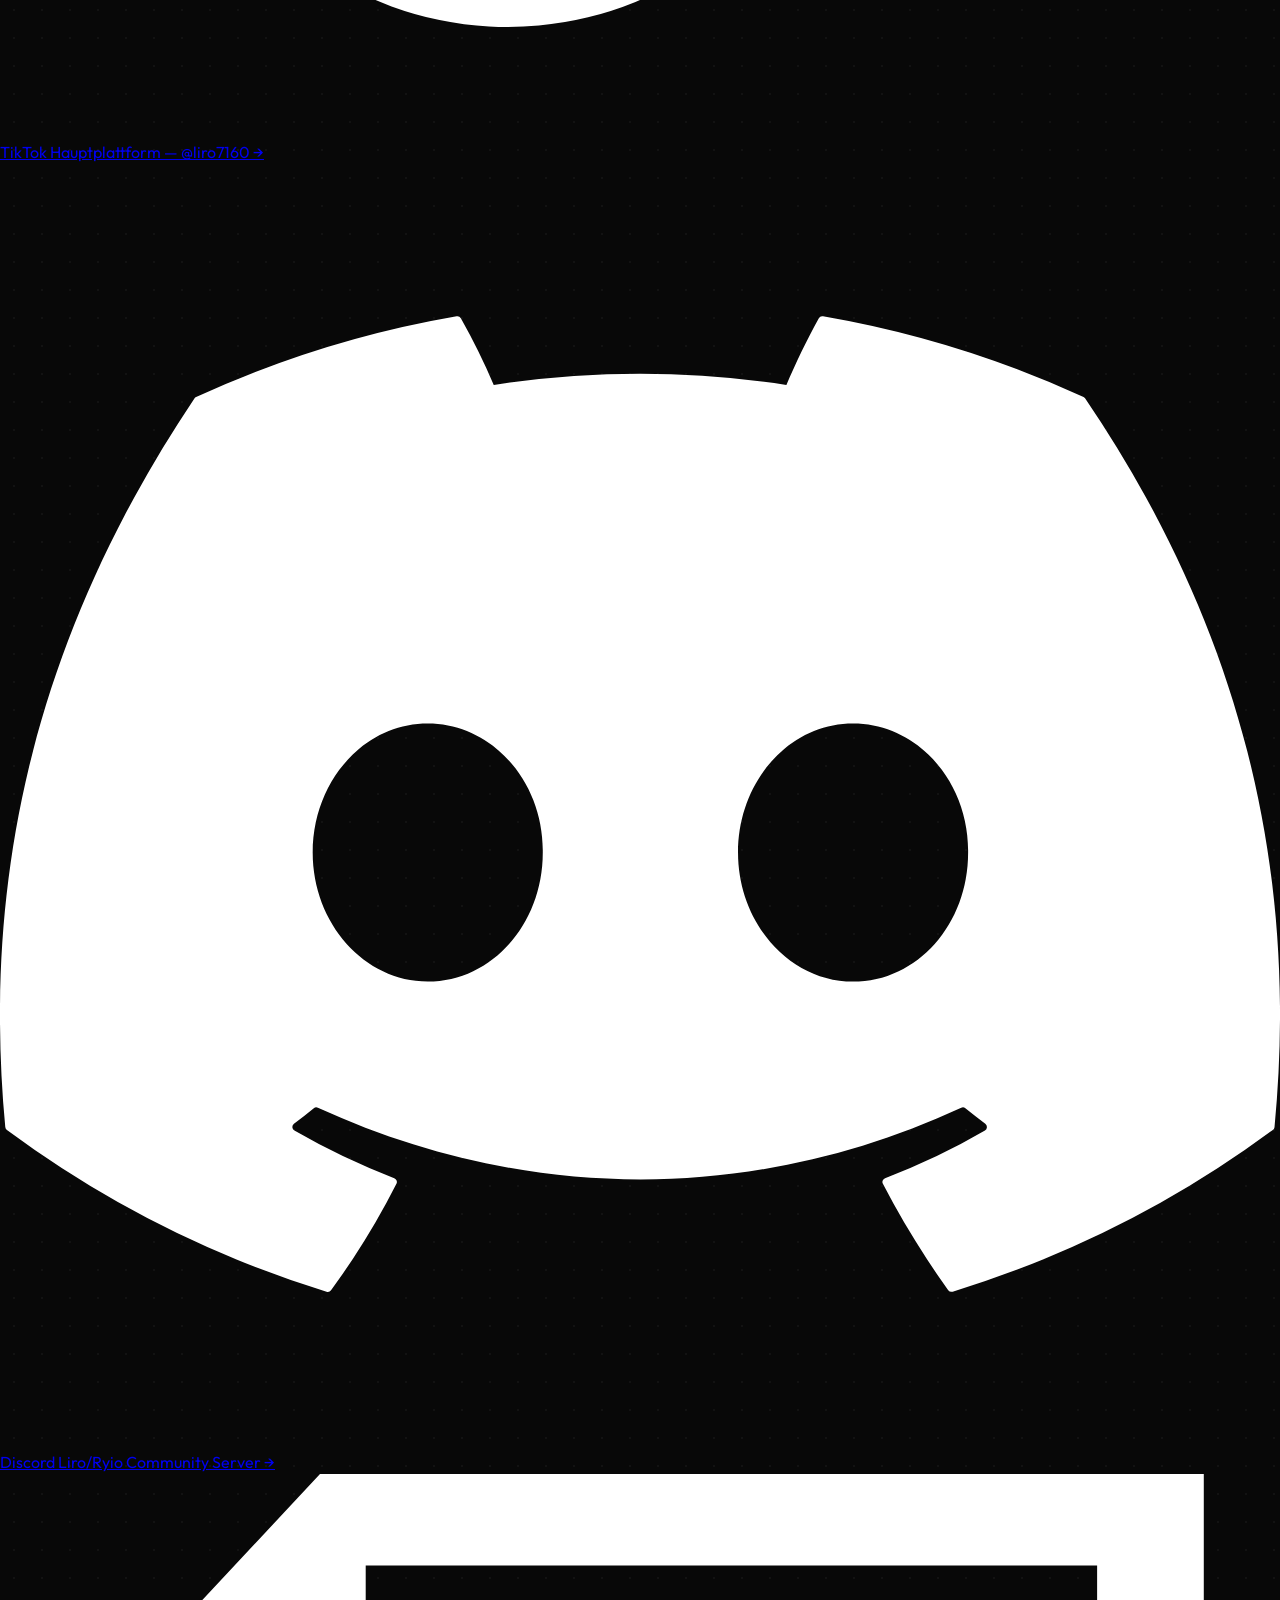
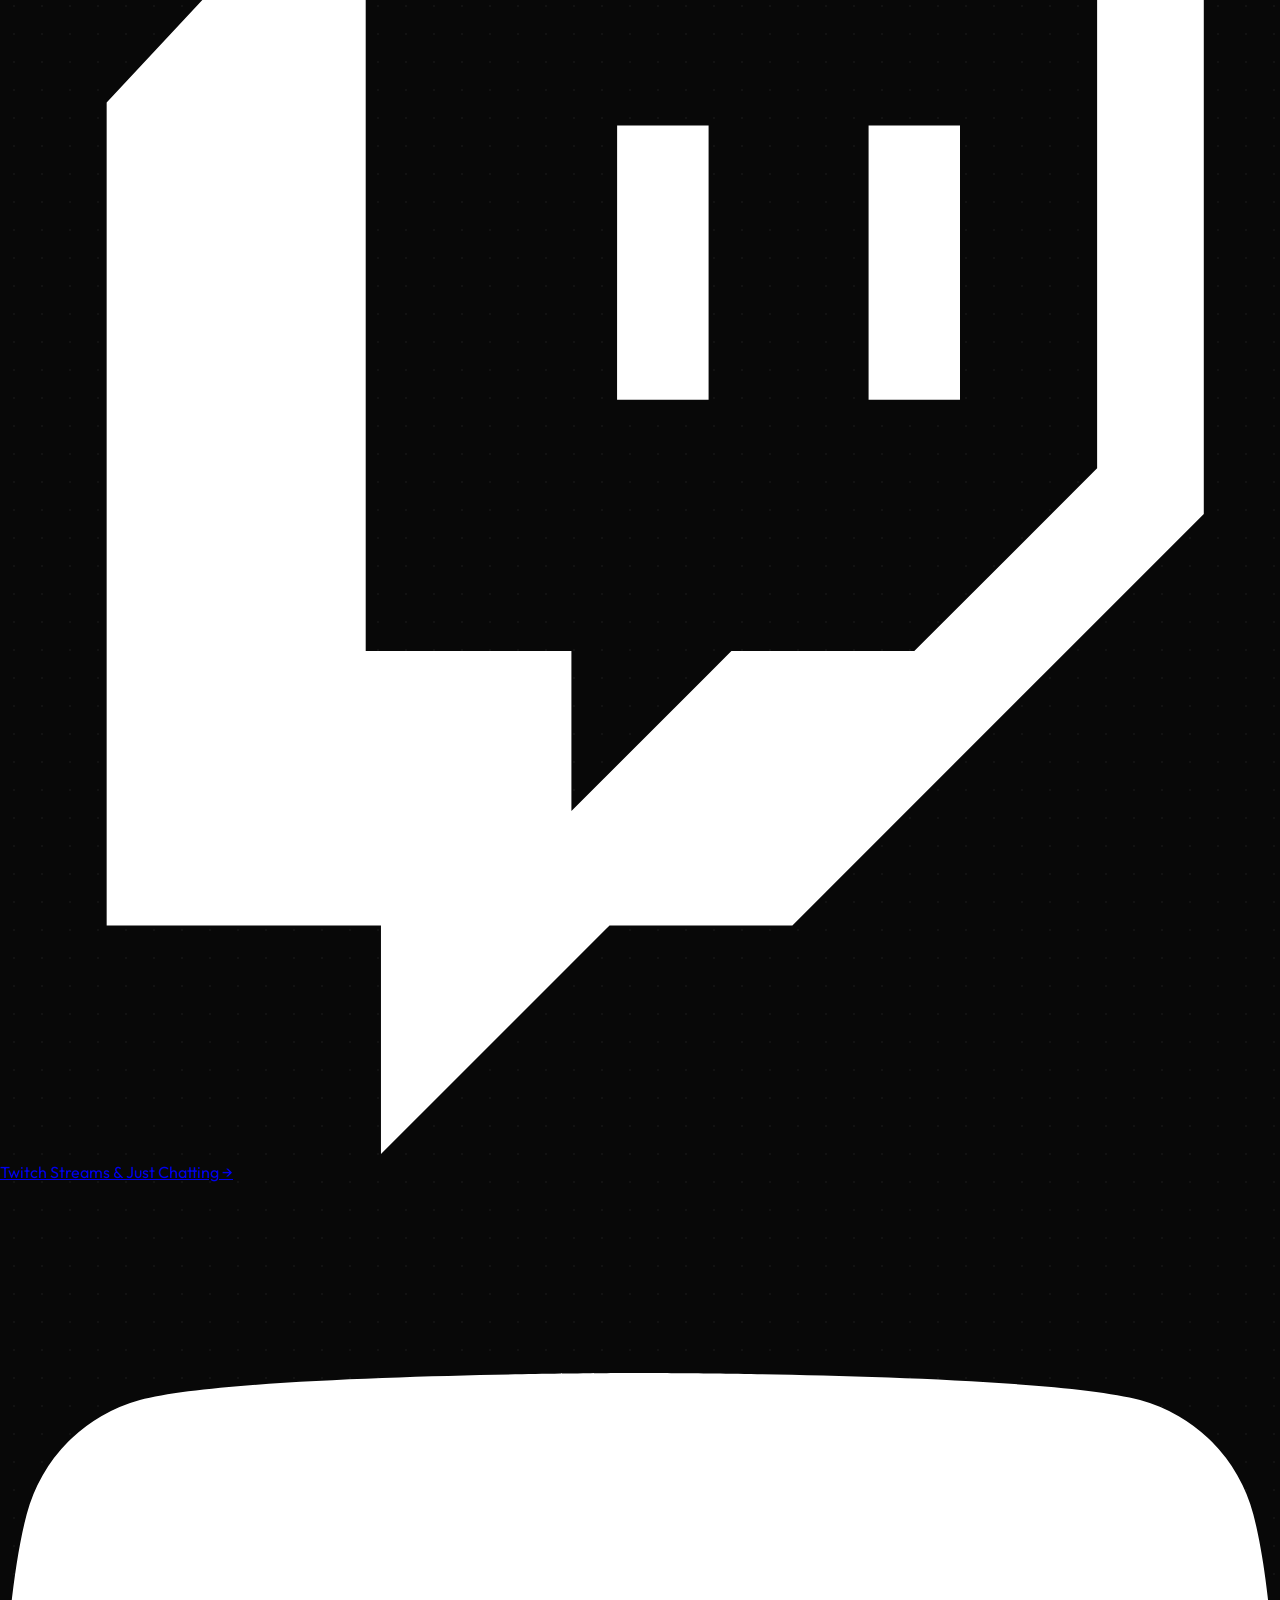
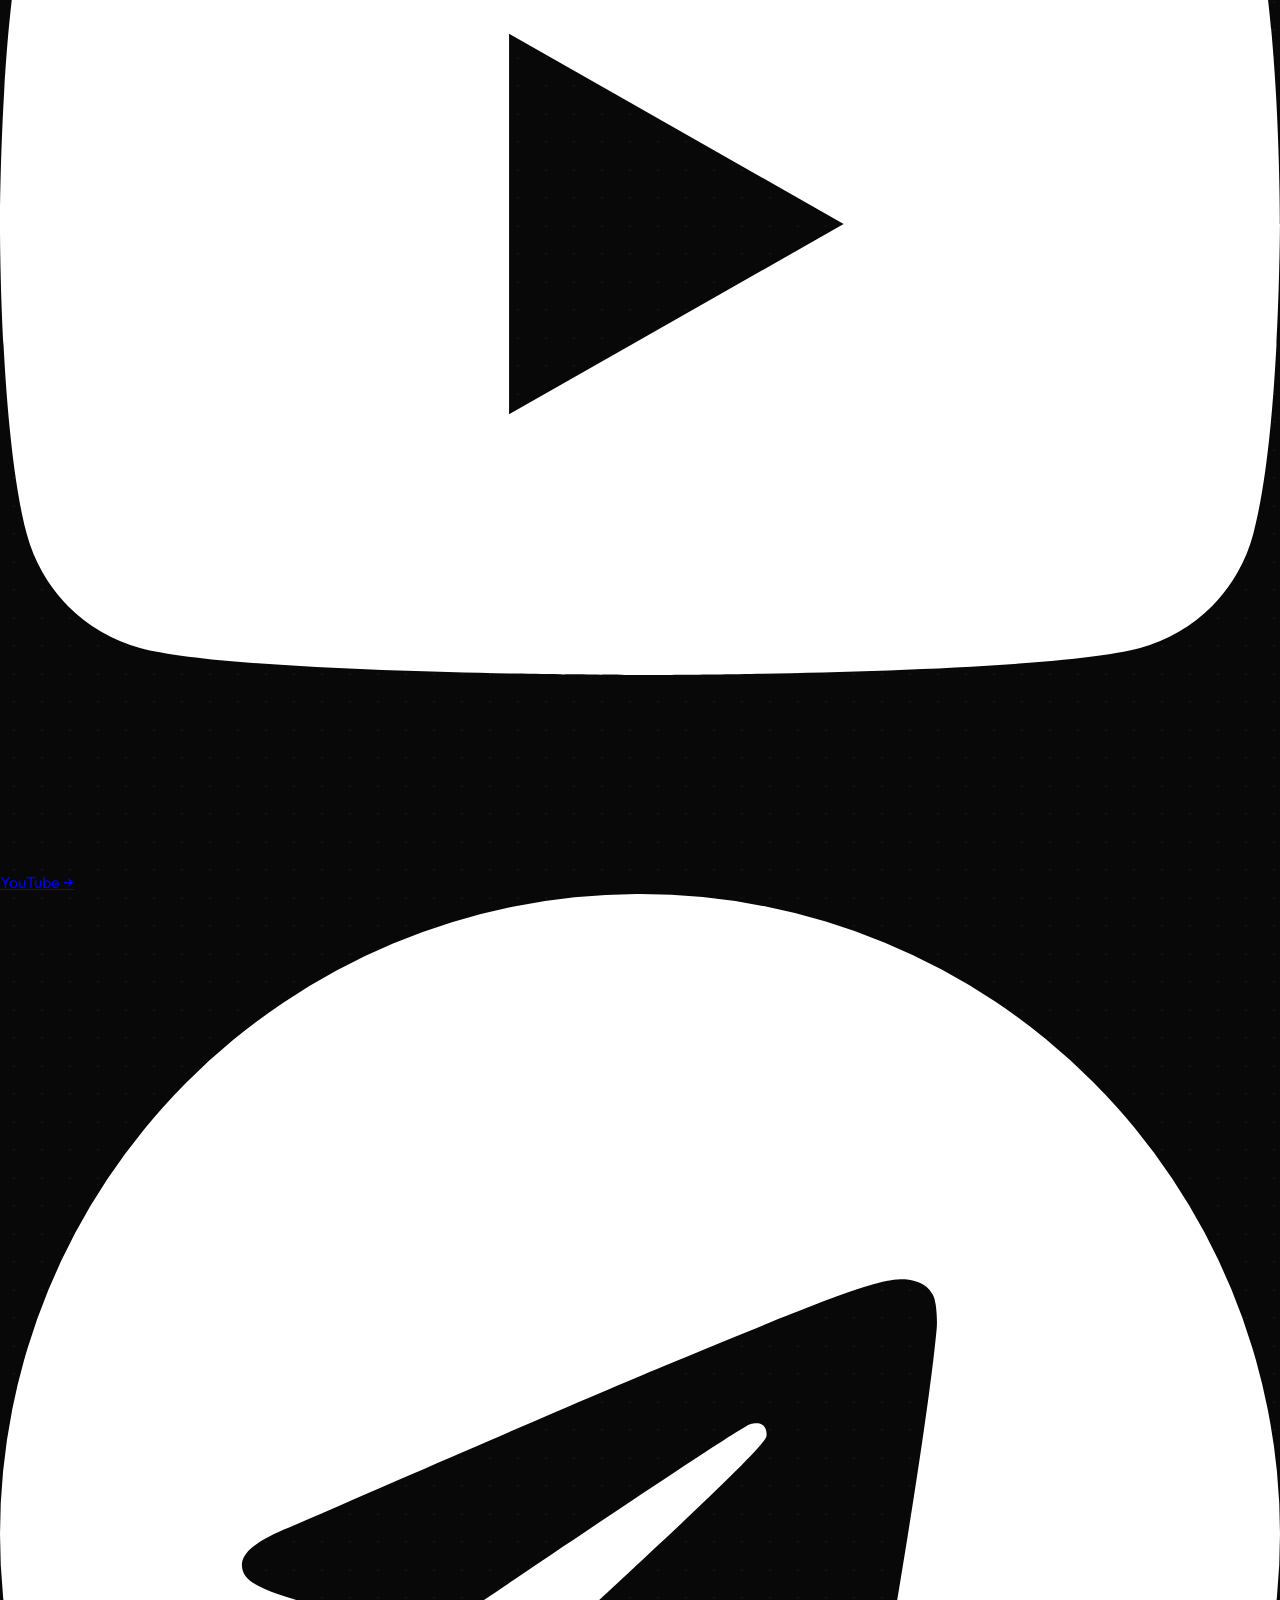
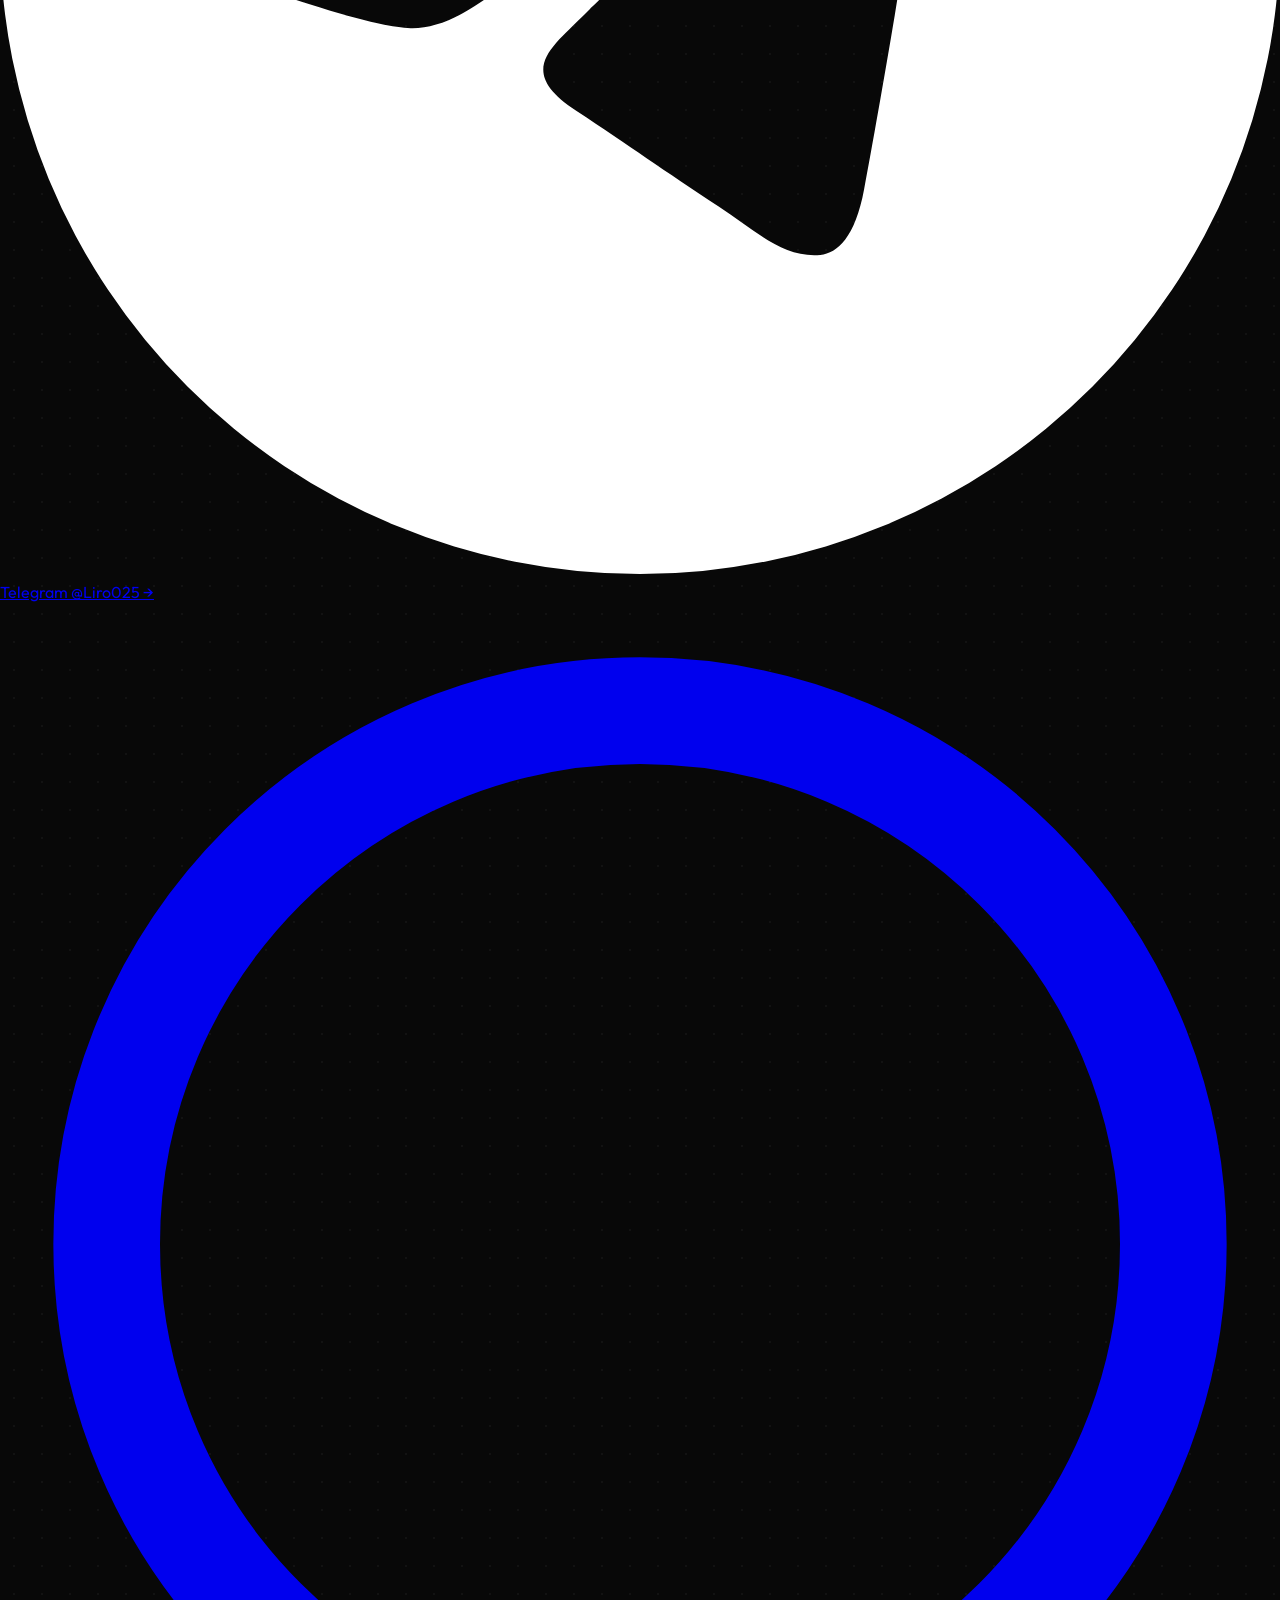
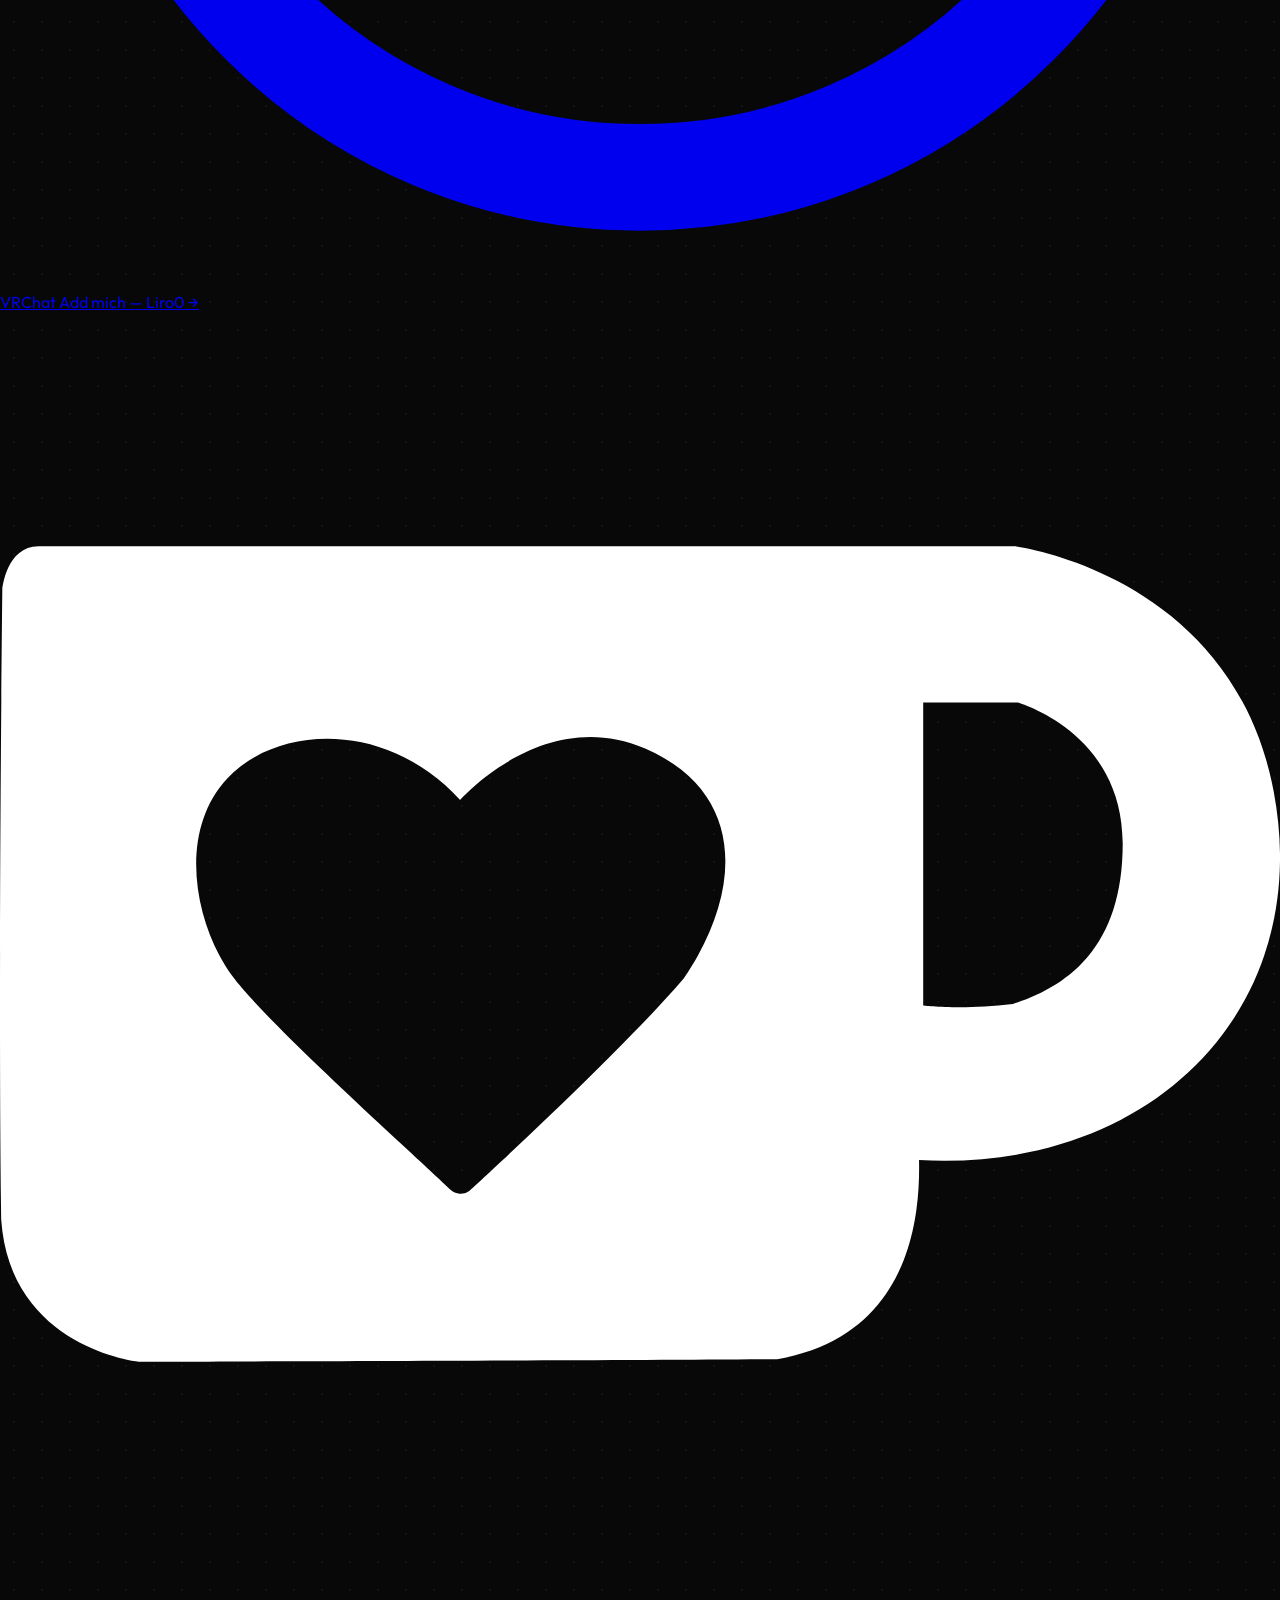
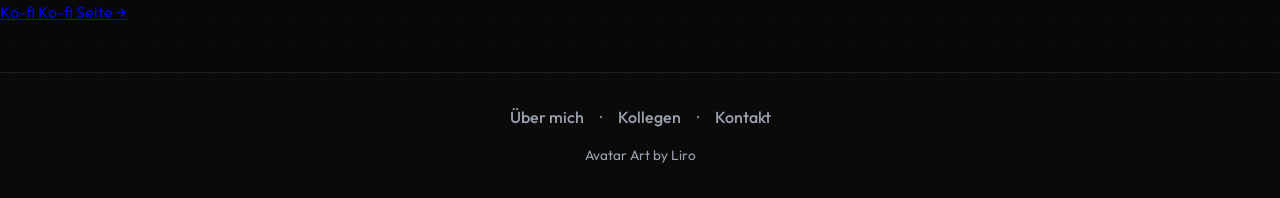
<file: index (5).html>
<!DOCTYPE html>
<html lang="de">
<head>
  <meta charset="UTF-8">
  <meta name="viewport" content="width=device-width, initial-scale=1.0">
  <title>Liro — Links</title>
  <meta name="description" content="VRChat, Streams & Community — alle Links von Liro.">
  <meta property="og:title" content="Liro — Links">
  <meta property="og:description" content="TikTok, Discord, Twitch, YouTube & mehr.">
  <meta property="og:image" content="profile.jpg">
  <meta property="og:type" content="website">
  <meta name="referrer" content="strict-origin-when-cross-origin">
  <meta http-equiv="X-Content-Type-Options" content="nosniff">
  <meta name="robots" content="index, follow, noarchive">
  <link rel="icon" href="profile.jpg" type="image/jpeg">
  <link rel="stylesheet" href="styles.css">
  <link rel="preconnect" href="https://fonts.googleapis.com">
  <link rel="preconnect" href="https://fonts.gstatic.com" crossorigin>
  <link href="https://fonts.googleapis.com/css2?family=Outfit:wght@400;500;600;700&display=swap" rel="stylesheet">
</head>
<body>
  <div class="bg-glow bg-glow--1"></div>
  <div class="bg-glow bg-glow--2"></div>
  <canvas class="particles" id="particles" aria-hidden="true"></canvas>

  <nav class="nav">
    <div class="nav__inner">
      <a href="/" class="nav__logo">🦊 Liro</a>
      <ul class="nav__links">
        <li><a href="/" class="nav__link active">Home</a></li>
        <li><a href="/about.html" class="nav__link">Über mich</a></li>
        <li><a href="/gallery.html" class="nav__link">Galerie</a></li>
        <li><a href="/blog.html" class="nav__link">Blog</a></li>
      </ul>
      <button class="nav__theme" id="theme-toggle" aria-label="Theme Toggle">🌙</button>
      <button class="nav__toggle" id="nav-toggle">☰</button>
    </div>
  </nav>

  <main class="page page--linktree">
    <header class="profile">
      <div class="avatar-wrap">
        <img
          class="avatar"
          src="profile.jpg"
          alt="Profilbild Liro"
          width="112"
          height="112"
        >
      </div>
      <h1 class="name">Liro</h1>
      <p class="badge">VRChat Creator</p>
      <div class="tags" aria-label="Tags">
        <span class="tag">🦊 Fox</span>
        <span class="tag">VR</span>
        <span class="tag">DE</span>
      </div>
      <p class="catchphrase">Direkt, ehrlich & viel Quatsch :3</p>
      <p class="bio">VRChat · Streams · Content<br>Willkommen :3</p>
    </header>

    <nav class="links" aria-label="Social Links">
      <a class="link link--featured" data-brand="tiktok" href="https://www.tiktok.com/@liro7160" target="_blank" rel="noopener noreferrer">
        <span class="link__icon link__icon--tiktok" aria-hidden="true">
          <img src="icons/tiktok.svg" alt="">
        </span>
        <span class="link__text">
          <span class="link__label">TikTok</span>
          <span class="link__hint">Hauptplattform — @liro7160</span>
        </span>
        <span class="link__arrow" aria-hidden="true">→</span>
      </a>

      <a class="link" data-brand="discord" href="https://discord.gg/zrtu6d7Em" target="_blank" rel="noopener noreferrer">
        <span class="link__icon link__icon--discord" aria-hidden="true">
          <img src="icons/discord.svg" alt="">
        </span>
        <span class="link__text">
          <span class="link__label">Discord</span>
          <span class="link__hint">Liro/Ryio Community Server</span>
        </span>
        <span class="link__arrow" aria-hidden="true">→</span>
      </a>

      <a class="link" data-brand="twitch" href="https://www.twitch.tv/lirooo0" target="_blank" rel="noopener noreferrer">
        <span class="link__icon link__icon--twitch" aria-hidden="true">
          <img src="icons/twitch.svg" alt="">
        </span>
        <span class="link__text">
          <span class="link__label">Twitch</span>
          <span class="link__hint">Streams & Just Chatting</span>
        </span>
        <span class="link__arrow" aria-hidden="true">→</span>
      </a>

      <a class="link" data-brand="youtube" href="https://www.youtube.com/@Liro_LOL" target="_blank" rel="noopener noreferrer">
        <span class="link__icon link__icon--youtube" aria-hidden="true">
          <img src="icons/youtube.svg" alt="">
        </span>
        <span class="link__text">
          <span class="link__label">YouTube</span>
        </span>
        <span class="link__arrow" aria-hidden="true">→</span>
      </a>

      <a class="link" data-brand="telegram" href="https://t.me/Liro025" target="_blank" rel="noopener noreferrer">
        <span class="link__icon link__icon--telegram" aria-hidden="true">
          <img src="icons/telegram.svg" alt="">
        </span>
        <span class="link__text">
          <span class="link__label">Telegram</span>
          <span class="link__hint">@Liro025</span>
        </span>
        <span class="link__arrow" aria-hidden="true">→</span>
      </a>

      <a class="link" data-brand="vrchat" href="https://vrchat.com/home/user/usr_2e3bf4e4-1234-5678-9abc-def012345678" target="_blank" rel="noopener noreferrer">
        <span class="link__icon link__icon--vrchat" aria-hidden="true">
          <svg viewBox="0 0 24 24" fill="none" stroke="currentColor" stroke-width="2">
            <path d="M12 2C6.48 2 2 6.48 2 12s4.48 10 10 10 10-4.48 10-10S17.52 2 12 2z"/>
          </svg>
        </span>
        <span class="link__text">
          <span class="link__label">VRChat</span>
          <span class="link__hint">Add mich — Liro0</span>
        </span>
        <span class="link__arrow" aria-hidden="true">→</span>
      </a>

      <a class="link" data-brand="kofi" href="https://ko-fi.com/liro0" target="_blank" rel="noopener noreferrer">
        <span class="link__icon link__icon--kofi" aria-hidden="true">
          <img src="icons/kofi.svg" alt="">
        </span>
        <span class="link__text">
          <span class="link__label">Ko-fi</span>
          <span class="link__hint">Ko-fi Seite</span>
        </span>
        <span class="link__arrow" aria-hidden="true">→</span>
      </a>
    </nav>

    <footer class="footer">
      <nav class="footer-nav">
        <button class="footer-nav__link" data-modal-open="about">Über mich</button>
        <span class="footer-nav__sep">·</span>
        <button class="footer-nav__link" data-modal-open="collabs">Kollegen</button>
        <span class="footer-nav__sep">·</span>
        <button class="footer-nav__link" data-modal-open="contact">Kontakt</button>
      </nav>
      <p class="footer__credit">Avatar Art by Liro</p>
    </footer>
  </main>

  <!-- Modals: Über mich, Kollegen, Kontakt -->
  <div class="modal" id="modal-about" hidden aria-modal="true" role="dialog">
    <div class="modal__backdrop"></div>
    <div class="modal__panel">
      <button class="modal__close" data-modal-close>×</button>
      <h2 class="modal__title">Über mich</h2>
      <div id="modal-about-content" style="color: var(--text-muted); line-height: 1.8;">
        Lädt...
      </div>
    </div>
  </div>

  <div class="modal" id="modal-collabs" hidden aria-modal="true" role="dialog">
    <div class="modal__backdrop"></div>
    <div class="modal__panel">
      <button class="modal__close" data-modal-close>×</button>
      <h2 class="modal__title">Kollegen & Freunde</h2>
      <ul class="collab-list" id="collab-list">
        <li style="text-align: center; color: var(--text-muted);">Lädt...</li>
      </ul>
    </div>
  </div>

  <div class="modal" id="modal-contact" hidden aria-modal="true" role="dialog">
    <div class="modal__backdrop"></div>
    <div class="modal__panel">
      <button class="modal__close" data-modal-close>×</button>
      <h2 class="modal__title">Kontakt</h2>
      <div style="color: var(--text-muted); line-height: 1.8;">
        <p><strong>E-Mail:</strong> <a id="contact-email" href="mailto:liro.lol007@gmail.com" style="color: var(--accent); text-decoration: none;">Liro.lol007@gmail.com</a></p>
        <p style="margin-top: 1rem;"><strong>Discord:</strong> Schreib mich an oder tritt unserem Server bei!</p>
        <p style="margin-top: 1rem;"><strong>Telegram:</strong> @Liro025</p>
      </div>
    </div>
  </div>

  <script src="particles.js"></script>
  <script src="cursor.js"></script>
  <script src="home.js"></script>
</body>
</html>
</file>
<file: styles.css>
*,
*::before,
*::after {
  box-sizing: border-box;
  margin: 0;
  padding: 0;
}

:root {
  --bg: #080808;
  --surface: rgba(255, 255, 255, 0.05);
  --surface-hover: rgba(255, 255, 255, 0.09);
  --border: rgba(255, 255, 255, 0.08);
  --text: #f4f4f5;
  --text-muted: #9ca3af;
  --accent: #ef4444;
  --accent-glow: rgba(239, 68, 68, 0.3);
  --radius: 16px;
}

/* ===== LIGHT MODE ===== */
[data-theme="light"] {
  --bg: #f5f5f5;
  --surface: rgba(0, 0, 0, 0.04);
  --surface-hover: rgba(0, 0, 0, 0.07);
  --border: rgba(0, 0, 0, 0.1);
  --text: #111111;
  --text-muted: #6b7280;
  --accent: #ef4444;
  --accent-glow: rgba(239, 68, 68, 0.2);
}

[data-theme="light"] body {
  background-image: radial-gradient(rgba(0, 0, 0, 0.06) 1px, transparent 1px);
}

[data-theme="light"] .nav {
  background: rgba(245, 245, 245, 0.95);
}

[data-theme="light"] .nav__link {
  background: rgba(0, 0, 0, 0.06);
  border-color: rgba(0, 0, 0, 0.12);
  color: var(--text);
}

[data-theme="light"] .nav__link:hover,
[data-theme="light"] .nav__link.active {
  background: rgba(0, 0, 0, 0.1);
}

[data-theme="light"] .link-card {
  background: rgba(0, 0, 0, 0.04);
  border-color: rgba(0, 0, 0, 0.1);
}

[data-theme="light"] .link-card:hover {
  background: rgba(0, 0, 0, 0.07);
}

[data-theme="light"] .link-card__icon {
  background: rgba(0, 0, 0, 0.06);
}

[data-theme="light"] .profile-section {
  background: rgba(0, 0, 0, 0.02);
}

[data-theme="light"] .tag {
  background: rgba(0, 0, 0, 0.06);
  border-color: rgba(0, 0, 0, 0.1);
}

[data-theme="light"] .modal__panel {
  background: #ffffff;
}

[data-theme="light"] .footer {
  background: rgba(0, 0, 0, 0.02);
}

[data-theme="light"] .bg-glow--1,
[data-theme="light"] .bg-glow--2 {
  opacity: 0.15;
}

/* ======================== */

html {
  font-size: 16px;
  -webkit-font-smoothing: antialiased;
  scroll-behavior: smooth;
}

body {
  font-family: "Outfit", system-ui, sans-serif;
  background: var(--bg);
  background-image: radial-gradient(rgba(255, 255, 255, 0.04) 1px, transparent 1px);
  background-size: 28px 28px;
  color: var(--text);
  min-height: 100dvh;
  line-height: 1.5;
  overflow-x: hidden;
}

.particles {
  position: fixed;
  inset: 0;
  width: 100%;
  height: 100%;
  pointer-events: none;
  z-index: 0;
  opacity: 0.85;
}

.cursor-glow {
  position: fixed;
  left: 0;
  top: 0;
  width: 300px;
  height: 300px;
  margin-left: -150px;
  margin-top: -150px;
  border-radius: 50%;
  pointer-events: none;
  z-index: 0;
  opacity: 0;
  background: radial-gradient(circle, rgba(239, 68, 68, 0.2) 0%, rgba(239, 68, 68, 0.08) 35%, transparent 65%);
  filter: blur(28px);
  transition: opacity 0.35s ease;
  will-change: transform;
}

body.is-cursor-active .cursor-glow {
  opacity: 1;
}

.bg-glow {
  position: fixed;
  border-radius: 50%;
  filter: blur(80px);
  pointer-events: none;
  opacity: 0.4;
}

.bg-glow--1 {
  width: 300px;
  height: 300px;
  top: -100px;
  left: -100px;
  background: rgba(239, 68, 68, 0.15);
  z-index: -1;
}

.bg-glow--2 {
  width: 400px;
  height: 400px;
  bottom: -150px;
  right: -150px;
  background: rgba(239, 68, 68, 0.1);
  z-index: -1;
}

.nav {
  position: sticky;
  top: 0;
  background: rgba(8, 8, 8, 0.95);
  backdrop-filter: blur(10px);
  border-bottom: 1px solid var(--border);
  z-index: 100;
  padding: 1rem 0;
}

.nav__inner {
  max-width: 1200px;
  margin: 0 auto;
  padding: 0 1.5rem;
  display: flex;
  align-items: center;
  justify-content: space-between;
  gap: 2rem;
}

.nav__logo {
  font-size: 1.3rem;
  font-weight: 700;
  color: var(--text);
  text-decoration: none;
}

.nav__links {
  display: flex;
  gap: 0.75rem;
  list-style: none;
  flex-wrap: wrap;
}

.nav__link {
  padding: 0.6rem 1.2rem;
  background: rgba(255, 255, 255, 0.08);
  border: 1px solid rgba(255, 255, 255, 0.15);
  border-radius: 8px;
  color: var(--text);
  text-decoration: none;
  font-weight: 600;
  font-size: 0.9rem;
  transition: all 0.3s;
}

.nav__link:hover,
.nav__link.active {
  background: rgba(255, 255, 255, 0.14);
  border-color: var(--accent);
  color: var(--accent);
}

.nav__theme {
  background: none;
  border: none;
  color: var(--text);
  font-size: 1.2rem;
  cursor: pointer;
  transition: transform 0.3s;
}

.nav__theme:hover {
  transform: rotate(20deg);
}

.nav__toggle {
  display: none;
  background: none;
  border: none;
  color: var(--text);
  font-size: 1.5rem;
  cursor: pointer;
}

.main-content {
  max-width: 1100px;
  margin: 0 auto;
  padding: 2rem 1.5rem;
  display: grid;
  grid-template-columns: 0.8fr 1.2fr;
  gap: 2.5rem;
  align-items: start;
  position: relative;
  z-index: 1;
}

.profile-section {
  display: flex;
  flex-direction: column;
  align-items: center;
  text-align: center;
  padding: 2rem;
  background: rgba(255, 255, 255, 0.02);
  border: 1px solid var(--border);
  border-radius: 16px;
  position: sticky;
  top: 100px;
  height: fit-content;
}

.avatar-wrap { margin-bottom: 1.5rem; }

.avatar {
  width: 100px;
  height: 100px;
  border-radius: 50%;
  border: 3px solid rgba(255, 255, 255, 0.15);
  display: block;
  object-fit: cover;
}

.name { font-size: 1.75rem; font-weight: 700; margin-bottom: 0.5rem; }
.badge { font-size: 0.9rem; color: var(--text-muted); margin-bottom: 1rem; font-weight: 600; }

.tags {
  display: flex;
  gap: 0.5rem;
  justify-content: center;
  margin-bottom: 1.5rem;
  flex-wrap: wrap;
}

.tag {
  padding: 0.4rem 0.8rem;
  background: rgba(255, 255, 255, 0.06);
  border: 1px solid rgba(255, 255, 255, 0.12);
  border-radius: 6px;
  font-size: 0.8rem;
  font-weight: 500;
}

.catchphrase { font-size: 1.1rem; font-weight: 600; margin-bottom: 1rem; color: var(--text); font-style: italic; }
.bio { font-size: 0.9rem; color: var(--text-muted); line-height: 1.6; }

.links-section {
  display: flex;
  flex-direction: column;
  gap: 1.2rem;
  position: relative;
  z-index: 1;
}

.link-card {
  padding: 1.2rem;
  background: rgba(255, 255, 255, 0.04);
  border: 1px solid rgba(255, 255, 255, 0.1);
  border-radius: 12px;
  display: flex;
  align-items: center;
  gap: 1rem;
  text-decoration: none;
  color: var(--text);
  transition: all 0.3s;
  cursor: pointer;
  position: relative;
}

.link-card:hover {
  background: rgba(255, 255, 255, 0.08);
  border-color: rgba(255, 255, 255, 0.2);
  transform: translateY(-2px);
  box-shadow: 0 8px 24px rgba(0, 0, 0, 0.3);
}

.link-card.featured { border-color: rgba(255, 255, 255, 0.2); background: rgba(255, 255, 255, 0.06); }

.link-card:nth-child(1):hover { border-color: rgba(255, 0, 127, 0.6); box-shadow: 0 0 20px rgba(255, 0, 127, 0.3), 0 8px 24px rgba(0, 0, 0, 0.3); }
.link-card:nth-child(2):hover { border-color: rgba(88, 101, 242, 0.6); box-shadow: 0 0 20px rgba(88, 101, 242, 0.3), 0 8px 24px rgba(0, 0, 0, 0.3); }
.link-card:nth-child(3):hover { border-color: rgba(145, 70, 255, 0.6); box-shadow: 0 0 20px rgba(145, 70, 255, 0.3), 0 8px 24px rgba(0, 0, 0, 0.3); }
.link-card:nth-child(4):hover { border-color: rgba(255, 0, 0, 0.6); box-shadow: 0 0 20px rgba(255, 0, 0, 0.3), 0 8px 24px rgba(0, 0, 0, 0.3); }
.link-card:nth-child(5):hover { border-color: rgba(0, 136, 204, 0.6); box-shadow: 0 0 20px rgba(0, 136, 204, 0.3), 0 8px 24px rgba(0, 0, 0, 0.3); }
.link-card:nth-child(6):hover { border-color: rgba(31, 105, 255, 0.6); box-shadow: 0 0 20px rgba(31, 105, 255, 0.3), 0 8px 24px rgba(0, 0, 0, 0.3); }
.link-card:nth-child(7):hover { border-color: rgba(255, 159, 64, 0.6); box-shadow: 0 0 20px rgba(255, 159, 64, 0.3), 0 8px 24px rgba(0, 0, 0, 0.3); }

.link-card__icon {
  width: 50px;
  height: 50px;
  border-radius: 10px;
  background: rgba(255, 255, 255, 0.08);
  display: flex;
  align-items: center;
  justify-content: center;
  flex-shrink: 0;
  transition: all 0.3s;
}

.link-card__icon img { width: 30px; height: 30px; transition: transform 0.3s; }
.link-card:hover .link-card__icon { transform: translateY(-4px) rotate(8deg); }
.link-card:hover .link-card__icon img { transform: scale(1.15) rotate(-8deg); }

.link-card:nth-child(1):hover .link-card__icon { background: rgba(255, 0, 127, 0.2); box-shadow: 0 0 15px rgba(255, 0, 127, 0.4); }
.link-card:nth-child(2):hover .link-card__icon { background: rgba(88, 101, 242, 0.2); box-shadow: 0 0 15px rgba(88, 101, 242, 0.4); }
.link-card:nth-child(3):hover .link-card__icon { background: rgba(145, 70, 255, 0.2); box-shadow: 0 0 15px rgba(145, 70, 255, 0.4); }
.link-card:nth-child(4):hover .link-card__icon { background: rgba(255, 0, 0, 0.2); box-shadow: 0 0 15px rgba(255, 0, 0, 0.4); }
.link-card:nth-child(5):hover .link-card__icon { background: rgba(0, 136, 204, 0.2); box-shadow: 0 0 15px rgba(0, 136, 204, 0.4); }
.link-card:nth-child(6):hover .link-card__icon { background: rgba(31, 105, 255, 0.2); box-shadow: 0 0 15px rgba(31, 105, 255, 0.4); }
.link-card:nth-child(7):hover .link-card__icon { background: rgba(255, 159, 64, 0.2); box-shadow: 0 0 15px rgba(255, 159, 64, 0.4); }

.link-card__content { flex: 1; text-align: left; }
.link-card__label { font-weight: 700; font-size: 1rem; display: block; margin-bottom: 0.25rem; }
.link-card__hint { font-size: 0.8rem; color: var(--text-muted); }
.link-card__arrow { font-size: 1.2rem; opacity: 0; transition: opacity 0.3s, transform 0.3s; }
.link-card:hover .link-card__arrow { opacity: 1; transform: translateX(4px); }

.modal {
  position: fixed;
  inset: 0;
  background: rgba(0, 0, 0, 0.8);
  display: none;
  align-items: center;
  justify-content: center;
  z-index: 200;
  padding: 1rem;
  overflow-y: auto;
  opacity: 0;
  pointer-events: none;
  transition: opacity 0.3s;
}

.modal:not([hidden]) { display: flex; opacity: 1; pointer-events: auto; }
.modal__backdrop { position: absolute; inset: 0; cursor: pointer; }

.modal__panel {
  position: relative;
  z-index: 10;
  background: var(--bg);
  border: 1px solid var(--border);
  border-radius: 16px;
  padding: 2rem;
  max-width: 500px;
  width: 100%;
  animation: slideUp 0.3s ease;
}

@keyframes slideUp {
  from { opacity: 0; transform: translateY(20px); }
  to { opacity: 1; transform: translateY(0); }
}

.modal__close {
  position: absolute;
  top: 1rem;
  right: 1rem;
  background: none;
  border: none;
  color: var(--text-muted);
  font-size: 1.5rem;
  cursor: pointer;
  transition: color 0.3s;
}
.modal__close:hover { color: var(--accent); }
.modal__title { font-size: 1.5rem; margin-bottom: 1rem; color: var(--text); }

.collab-list { list-style: none; display: flex; flex-direction: column; gap: 0.75rem; }
.collab-list a { padding: 0.75rem; background: rgba(255, 255, 255, 0.06); border-radius: 8px; text-decoration: none; transition: all 0.3s; }
.collab-list a:hover { background: rgba(255, 255, 255, 0.12); }

.footer {
  margin-top: 3rem;
  padding: 2rem 1.5rem;
  text-align: center;
  border-top: 1px solid var(--border);
  background: rgba(255, 255, 255, 0.01);
  position: relative;
  z-index: 1;
}

.footer-nav { display: flex; justify-content: center; gap: 1rem; margin-bottom: 1rem; flex-wrap: wrap; }
.footer-nav__link { background: none; border: none; color: var(--text-muted); cursor: pointer; text-decoration: none; transition: color 0.3s; font-weight: 500; font-family: inherit; font-size: 1rem; }
.footer-nav__link:hover { color: var(--accent); }
.footer-nav__sep { color: var(--text-muted); }
.footer__credit { font-size: 0.85rem; color: var(--text-muted); }

.gallery-grid {
  display: grid;
  grid-template-columns: repeat(auto-fill, minmax(280px, 1fr));
  gap: 1.5rem;
  margin-bottom: 3rem;
}

.gallery-item {
  position: relative;
  border-radius: 12px;
  overflow: hidden;
  cursor: pointer;
  border: 1px solid var(--border);
  transition: all 0.3s;
  aspect-ratio: 1;
  background: rgba(255, 255, 255, 0.02);
}

.gallery-item:hover { border-color: var(--accent); box-shadow: 0 0 20px rgba(239, 68, 68, 0.2); transform: translateY(-4px); }
.gallery-item img { width: 100%; height: 100%; object-fit: cover; transition: transform 0.3s; }
.gallery-item:hover img { transform: scale(1.08); }

.gallery-item__caption {
  position: absolute;
  bottom: 0;
  left: 0;
  right: 0;
  padding: 1rem;
  background: linear-gradient(to top, rgba(0,0,0,0.8), transparent);
  color: white;
  transform: translateY(100%);
  transition: transform 0.3s;
}
.gallery-item:hover .gallery-item__caption { transform: translateY(0); }
.gallery-item__title { font-size: 1rem; font-weight: 600; margin: 0; }

.page { position: relative; z-index: 1; min-height: calc(100vh - 100px); padding-top: 2rem; }
.page--wide { max-width: 1100px; margin: 0 auto; padding: 2rem 1.5rem; }

.about-hero {
  text-align: center;
  margin-bottom: 3rem;
  padding: 2rem;
  background: rgba(255, 255, 255, 0.02);
  border: 1px solid var(--border);
  border-radius: 16px;
}
.about-hero__title {
  font-size: 2.5rem;
  font-weight: 700;
  margin-bottom: 0.5rem;
  background: linear-gradient(135deg, var(--text), var(--accent));
  -webkit-background-clip: text;
  -webkit-text-fill-color: transparent;
  background-clip: text;
}
.about-hero__subtitle { font-size: 1.1rem; color: var(--text-muted); }

.about-content {
  display: grid;
  grid-template-columns: 1fr 1fr;
  gap: 2.5rem;
  align-items: center;
  margin-bottom: 3rem;
  padding: 2rem;
  background: rgba(255, 255, 255, 0.02);
  border: 1px solid var(--border);
  border-radius: 16px;
}
.about-content__text { color: var(--text-muted); line-height: 1.8; font-size: 1rem; }
.about-content__text p { margin-bottom: 1.5rem; }
.about-content__text p:last-child { margin-bottom: 0; }

.ao-section { margin-top: 3rem; padding: 2rem; background: rgba(255, 255, 255, 0.02); border: 1px solid var(--border); border-radius: 16px; }
.ao-section__title { font-size: 1.25rem; font-weight: 700; margin-bottom: 1.5rem; color: var(--text); }
.ao-facts { display: grid; grid-template-columns: repeat(auto-fit, minmax(200px, 1fr)); gap: 1.5rem; }
.ao-fact { padding: 1.5rem; background: rgba(255, 255, 255, 0.04); border: 1px solid rgba(255, 255, 255, 0.08); border-radius: 12px; display: flex; flex-direction: column; gap: 0.5rem; transition: all 0.3s; }
.ao-fact:hover { background: rgba(255, 255, 255, 0.08); border-color: rgba(239, 68, 68, 0.3); }
.ao-fact__label { font-size: 0.85rem; color: var(--accent); font-weight: 600; text-transform: uppercase; letter-spacing: 0.05em; }
.ao-fact__val { font-size: 1.2rem; font-weight: 700; color: var(--text); }

.blog-grid {
  display: grid;
  grid-template-columns: repeat(auto-fill, minmax(320px, 1fr));
  gap: 2rem;
  margin-bottom: 3rem;
}

.blog-card {
  background: var(--surface);
  border: 1px solid var(--border);
  border-radius: 12px;
  overflow: hidden;
  transition: all 0.3s;
  display: flex;
  flex-direction: column;
  cursor: pointer;
}
.blog-card:hover { transform: translateY(-8px); border-color: var(--accent); box-shadow: 0 10px 30px var(--accent-glow); }
.blog-card__img { width: 100%; aspect-ratio: 16/9; object-fit: cover; display: block; background: var(--bg); }
.blog-card__content { padding: 1.5rem; flex: 1; display: flex; flex-direction: column; }
.blog-card__date { font-size: 0.75rem; color: var(--accent); font-weight: 600; text-transform: uppercase; margin-bottom: 0.5rem; }
.blog-card__title { font-size: 1.1rem; font-weight: 700; margin-bottom: 0.75rem; line-height: 1.4; color: var(--text); }
.blog-card__excerpt { font-size: 0.9rem; color: var(--text-muted); line-height: 1.6; flex: 1; }
.blog-card__btn { display: inline-flex; align-items: center; gap: 0.5rem; color: var(--accent); text-decoration: none; font-weight: 600; font-size: 0.9rem; margin-top: 1rem; transition: gap 0.3s; }
.blog-card__btn:hover { gap: 0.75rem; }

.blog-modal {
  position: fixed;
  top: 0; left: 0; right: 0; bottom: 0;
  background: rgba(0,0,0,0.7);
  z-index: 200;
  display: flex;
  align-items: flex-start;
  justify-content: center;
  opacity: 0;
  pointer-events: none;
  transition: opacity 0.3s;
  overflow-y: auto;
  padding: 2rem 1rem;
}
.blog-modal.is-open { opacity: 1; pointer-events: auto; }
.blog-modal__content {
  background: var(--bg);
  border: 1px solid var(--border);
  border-radius: var(--radius);
  padding: 3rem;
  max-width: 900px;
  width: 100%;
  margin: auto;
  position: relative;
  animation: slideDown 0.3s ease;
}
@keyframes slideDown { from { transform: translateY(-50px); opacity: 0; } to { transform: translateY(0); opacity: 1; } }
.blog-modal__close { position: absolute; top: 1.5rem; right: 1.5rem; background: none; border: none; color: var(--text-muted); font-size: 1.5rem; cursor: pointer; transition: color 0.3s; }
.blog-modal__close:hover { color: var(--accent); }
.blog-post__title { font-size: 2.5rem; font-weight: 700; margin-bottom: 0.5rem; color: var(--text); }
.blog-post__meta { display: flex; gap: 1rem; margin-bottom: 2rem; color: var(--text-muted); font-size: 0.9rem; }
.blog-post__body { line-height: 1.8; color: var(--text-muted); }

@media (max-width: 768px) {
  .nav__links {
    position: fixed;
    top: 60px;
    left: 0;
    right: 0;
    background: rgba(8, 8, 8, 0.98);
    flex-direction: column;
    padding: 1rem;
    gap: 0.75rem;
    display: none;
    z-index: 99;
  }
  .nav__links.active { display: flex; }
  .nav__toggle { display: block; }
  .main-content { grid-template-columns: 1fr; padding: 2rem 1rem; gap: 2rem; }
  .profile-section { position: static; }
  .about-content { grid-template-columns: 1fr; }
  .ao-facts { grid-template-columns: 1fr; }
  .blog-grid { grid-template-columns: 1fr; gap: 1.5rem; }
  .blog-modal__content { padding: 2rem 1.5rem; }
  .blog-post__title { font-size: 1.5rem; }
  .page--wide { padding: 1.5rem 1rem; }
}
</file>
